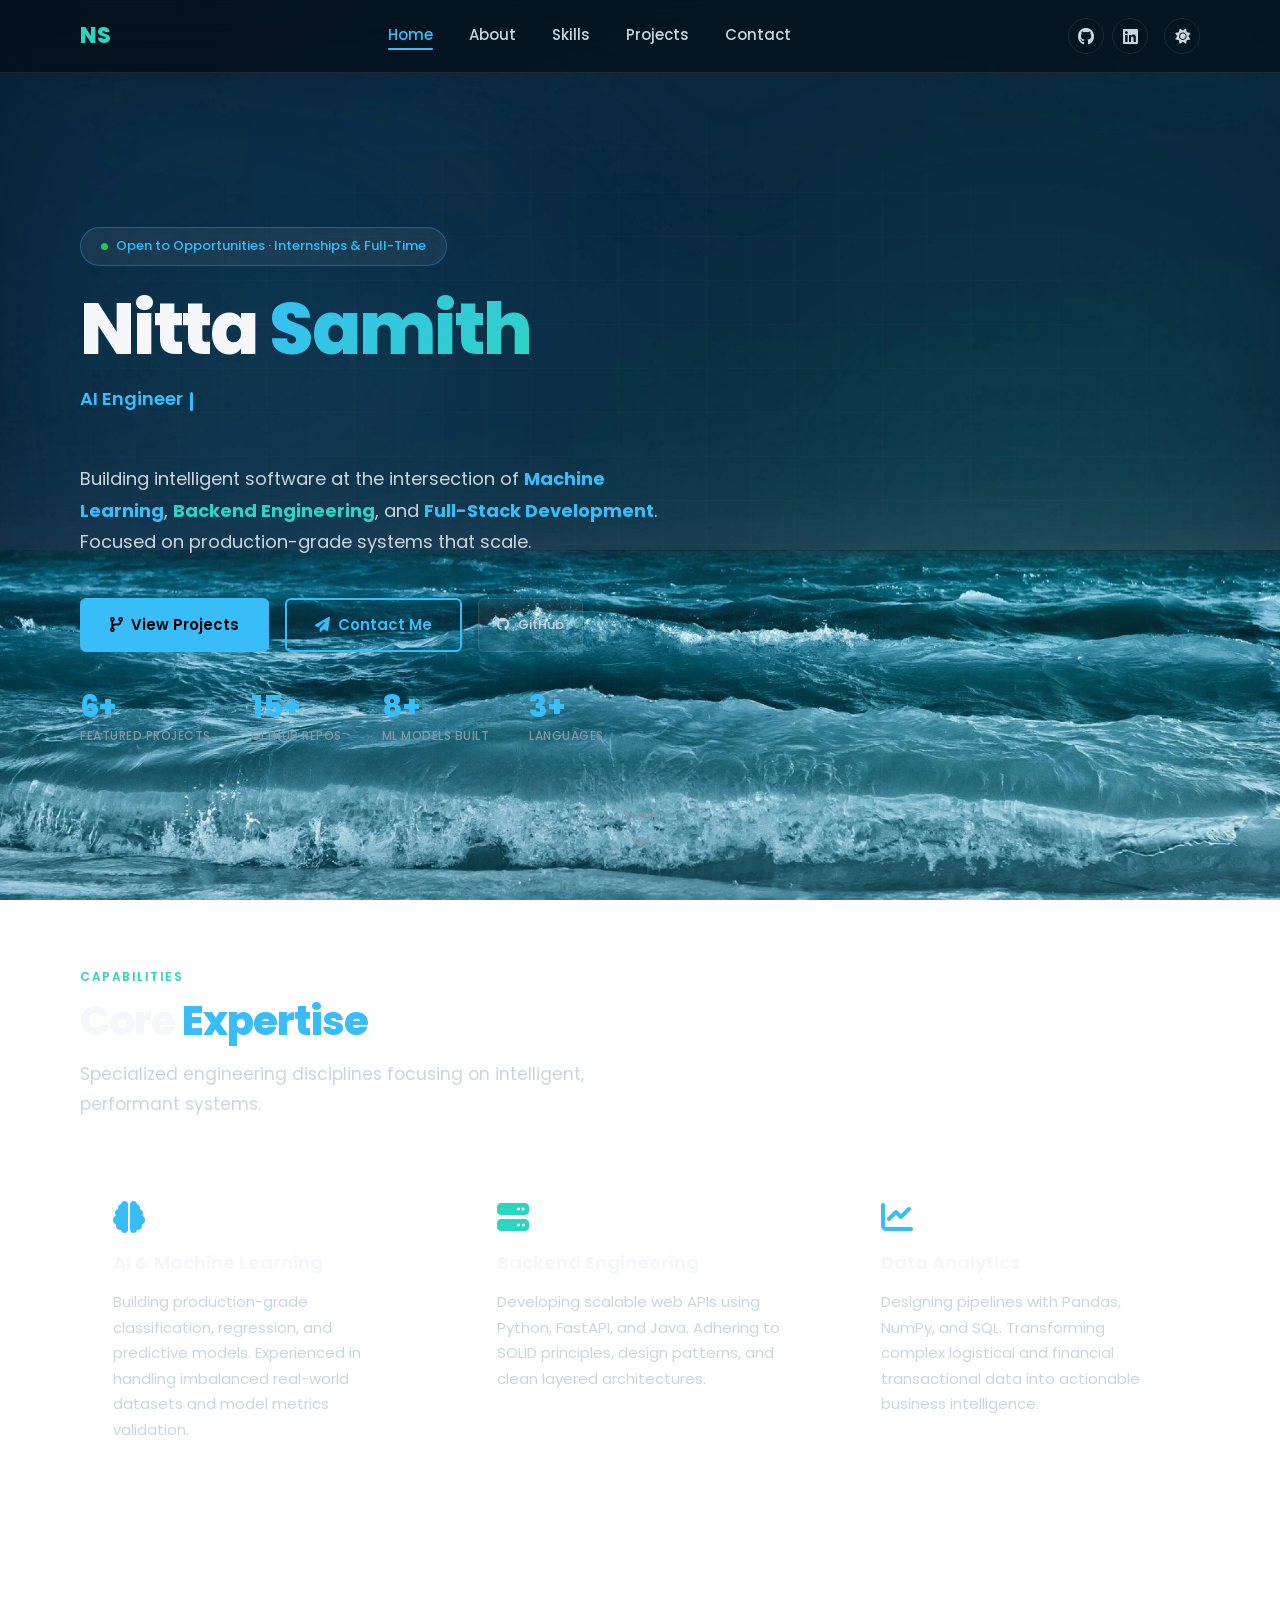
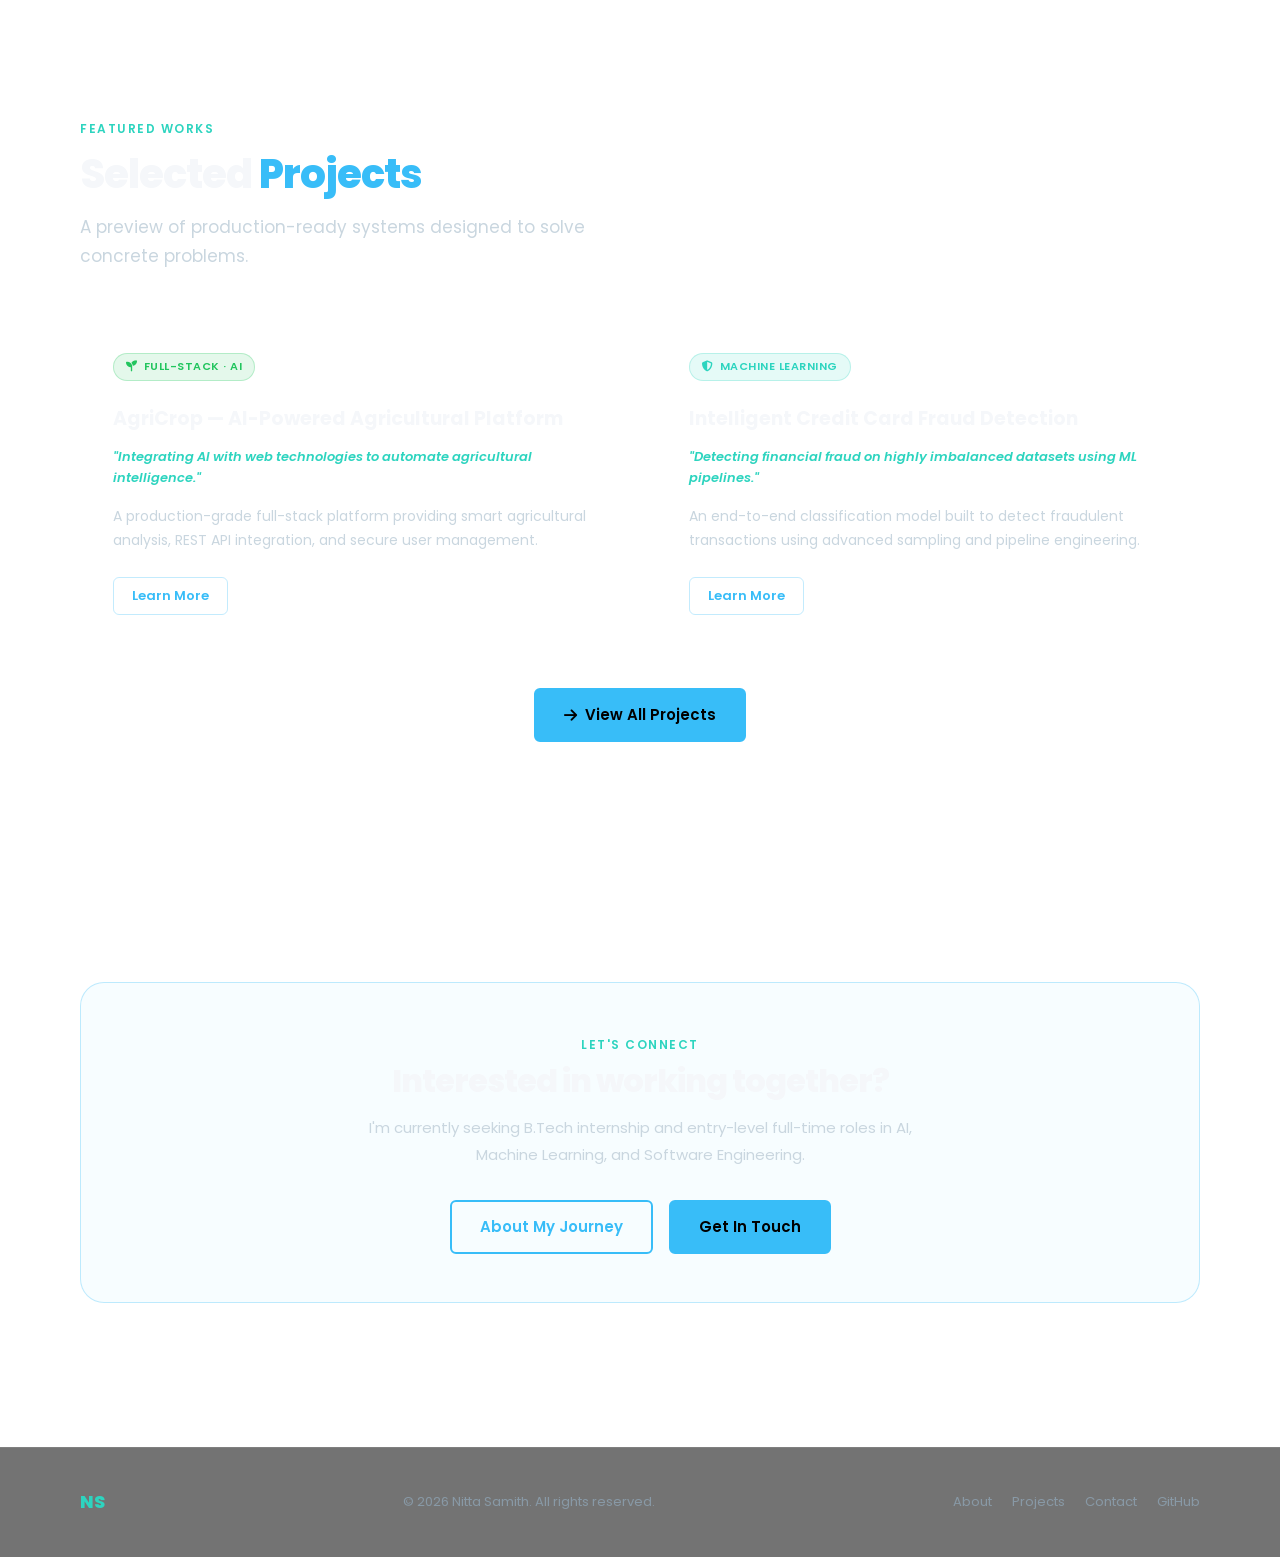
<file: index.html>
<!DOCTYPE html>
<html lang="en">
<head>
  <meta charset="UTF-8">
  <meta name="viewport" content="width=device-width, initial-scale=1.0">

  <!-- SEO -->
  <title>Nitta Samith | AI & Software Engineer</title>
  <meta name="description" content="Nitta Samith — AI & Software Engineer specializing in Machine Learning, Backend Systems, and Full-Stack Development. Building intelligent, production-grade software.">
  <meta name="keywords" content="AI Engineer, Machine Learning Engineer, Software Engineer, Backend Engineer, Full Stack Developer, Python Developer, FastAPI, Generative AI, MLOps, Data Engineering">
  <meta name="author" content="Nitta Samith">
  <meta name="robots" content="index, follow">

  <!-- Open Graph -->
  <meta property="og:type" content="website">
  <meta property="og:title" content="Nitta Samith | AI & Software Engineer">
  <meta property="og:description" content="Building intelligent, production-grade software with AI, Machine Learning, and Full-Stack Engineering.">
  <meta property="og:url" content="https://nittasamith.dev">
  <meta property="og:site_name" content="Nitta Samith">

  <!-- Twitter Card -->
  <meta name="twitter:card" content="summary_large_image">
  <meta name="twitter:title" content="Nitta Samith | AI & Software Engineer">
  <meta name="twitter:description" content="Building intelligent, production-grade software with AI, ML, and Full-Stack Engineering.">

  <!-- Fonts -->
  <link rel="preconnect" href="https://fonts.googleapis.com">
  <link rel="preconnect" href="https://fonts.gstatic.com" crossorigin>
  <link href="https://fonts.googleapis.com/css2?family=Poppins:wght@400;500;600;700;800&display=swap" rel="stylesheet">

  <!-- Icons -->
  <link rel="stylesheet" href="https://cdnjs.cloudflare.com/ajax/libs/font-awesome/6.5.1/css/all.min.css">

  <!-- Styles -->
  <link rel="stylesheet" href="style.css">

  <!-- Zero-flash Theme script -->
  <script>
    (function () {
      const savedTheme = localStorage.getItem('theme') || 'dark';
      if (savedTheme === 'light') {
        document.documentElement.classList.add('light-theme');
      }
    })();
  </script>
</head>

<body>

  <!-- Skip link (accessibility) -->
  <a href="#main-content" class="skip-link">Skip to main content</a>

  <!-- Navigation -->
  <nav class="mainnav" role="navigation" aria-label="Main navigation">
    <a href="index.html" class="logo" aria-label="Nitta Samith — Home">NS</a>

    <div class="navdomains" role="list">
      <a href="index.html" role="listitem">Home</a>
      <a href="about.html" role="listitem">About</a>
      <a href="skills.html" role="listitem">Skills</a>
      <a href="projects.html" role="listitem">Projects</a>
      <a href="contact.html" role="listitem">Contact</a>
    </div>

    <div class="social-icons" aria-label="Social links">
      <a href="https://github.com/nittasamith1" target="_blank" rel="noopener noreferrer" aria-label="GitHub profile">
        <i class="fa-brands fa-github" aria-hidden="true"></i>
      </a>
      <a href="https://www.linkedin.com/in/samith-nitta-536100381/" target="_blank" rel="noopener noreferrer" aria-label="LinkedIn profile">
        <i class="fa-brands fa-linkedin" aria-hidden="true"></i>
      </a>
      <button class="theme-toggle" aria-label="Toggle theme">
        <i class="fa-solid fa-sun" aria-hidden="true"></i>
      </button>
    </div>

    <!-- Hamburger -->
    <button class="hamburger" aria-label="Toggle mobile menu" aria-expanded="false" aria-controls="mobile-nav">
      <span aria-hidden="true"></span>
      <span aria-hidden="true"></span>
      <span aria-hidden="true"></span>
    </button>
  </nav>

  <!-- Mobile Nav -->
  <div class="mobile-nav" id="mobile-nav" role="dialog" aria-label="Mobile navigation">
    <a href="index.html">Home</a>
    <a href="about.html">About</a>
    <a href="skills.html">Skills</a>
    <a href="projects.html">Projects</a>
    <a href="contact.html">Contact</a>
    <button class="theme-toggle mobile-theme-toggle" aria-label="Toggle theme">
      <i class="fa-solid fa-sun" aria-hidden="true"></i>
    </button>
  </div>


  <main id="main-content">
    <!-- Hero Section -->
    <section class="hero" aria-label="Hero section">

      <!-- Availability badge -->
      <div class="hero-badge" aria-label="Availability status">
        <span class="dot" aria-hidden="true"></span>
        Open to Opportunities · Internships &amp; Full-Time
      </div>

      <!-- Name -->
      <h1>
        Nitta&nbsp;<span class="name-highlight">Samith</span>
      </h1>

      <!-- Typing role -->
      <p class="hero-role" aria-live="polite">
        <span id="typewriter" aria-label="Roles: AI Engineer, ML Developer, Backend Engineer, Full-Stack Developer"></span>
        <span class="cursor" aria-hidden="true"></span>
      </p>

      <!-- Tagline -->
      <p>
        Building intelligent software at the intersection of
        <strong style="color: var(--clr-primary);">Machine Learning</strong>,
        <strong style="color: var(--clr-secondary);">Backend Engineering</strong>, and
        <strong style="color: var(--clr-primary);">Full-Stack Development</strong>.
        Focused on production-grade systems that scale.
      </p>

      <!-- CTAs -->
      <div class="hero-buttons">
        <a href="projects.html" class="btn" aria-label="View my projects">
          <i class="fa-solid fa-code-branch" aria-hidden="true"></i>
          View Projects
        </a>
        <a href="contact.html" class="btn-outline" aria-label="Contact me">
          <i class="fa-solid fa-paper-plane" aria-hidden="true"></i>
          Contact Me
        </a>
        <a href="https://github.com/nittasamith1" target="_blank" rel="noopener noreferrer" class="btn-ghost" aria-label="GitHub profile">
          <i class="fa-brands fa-github" aria-hidden="true"></i>
          GitHub
        </a>
      </div>

      <!-- Stats -->
      <div class="hero-stats" aria-label="Portfolio statistics">
        <div class="stat-item">
          <span class="stat-number" data-counter="6" data-suffix="+">6+</span>
          <span class="stat-label">Featured Projects</span>
        </div>
        <div class="stat-item">
          <span class="stat-number" data-counter="15" data-suffix="+">15+</span>
          <span class="stat-label">GitHub Repos</span>
        </div>
        <div class="stat-item">
          <span class="stat-number" data-counter="8" data-suffix="+">8+</span>
          <span class="stat-label">ML Models Built</span>
        </div>
        <div class="stat-item">
          <span class="stat-number" data-counter="3" data-suffix="+">3+</span>
          <span class="stat-label">Languages</span>
        </div>
      </div>

      <!-- Scroll indicator -->
      <div class="scroll-indicator" aria-hidden="true">
        <span>Scroll</span>
        <i class="fa-solid fa-chevron-down"></i>
      </div>

    </section>

    <!-- Core Expertise Section -->
    <section class="section" aria-labelledby="expertise-heading" style="margin: 0 auto;">
      <header class="section-header reveal">
        <span class="section-tag">Capabilities</span>
        <h2 id="expertise-heading">Core <span>Expertise</span></h2>
        <p class="section-subtitle">Specialized engineering disciplines focusing on intelligent, performant systems.</p>
      </header>

      <div class="grid-3">
        <div class="card reveal reveal-delay-1">
          <i class="fa-solid fa-brain" aria-hidden="true" style="font-size: 32px; color: var(--clr-primary); margin-bottom: var(--sp-4);"></i>
          <h3>AI &amp; Machine Learning</h3>
          <p>Building production-grade classification, regression, and predictive models. Experienced in handling imbalanced real-world datasets and model metrics validation.</p>
        </div>

        <div class="card reveal reveal-delay-2">
          <i class="fa-solid fa-server" aria-hidden="true" style="font-size: 32px; color: var(--clr-secondary); margin-bottom: var(--sp-4);"></i>
          <h3>Backend Engineering</h3>
          <p>Developing scalable web APIs using Python, FastAPI, and Java. Adhering to SOLID principles, design patterns, and clean layered architectures.</p>
        </div>

        <div class="card reveal reveal-delay-3">
          <i class="fa-solid fa-chart-line" aria-hidden="true" style="font-size: 32px; color: var(--clr-primary); margin-bottom: var(--sp-4);"></i>
          <h3>Data Analytics</h3>
          <p>Designing pipelines with Pandas, NumPy, and SQL. Transforming complex logistical and financial transactional data into actionable business intelligence.</p>
        </div>
      </div>
    </section>

    <!-- Selected Projects Showcase -->
    <section class="section" aria-labelledby="featured-heading" style="margin: 80px auto 0;">
      <header class="section-header reveal">
        <span class="section-tag">Featured Works</span>
        <h2 id="featured-heading">Selected <span>Projects</span></h2>
        <p class="section-subtitle">A preview of production-ready systems designed to solve concrete problems.</p>
      </header>

      <div class="grid-2">
        <!-- Project 1 -->
        <article class="project-card reveal reveal-delay-1" data-category="fs" role="listitem" aria-label="AgriCrop project">
          <div class="project-category-badge badge-fs">
            <i class="fa-solid fa-seedling" aria-hidden="true"></i>
            Full-Stack · AI
          </div>
          <h3 class="project-title" style="margin-top: 10px;">AgriCrop — AI-Powered Agricultural Platform</h3>
          <p class="project-impact">"Integrating AI with web technologies to automate agricultural intelligence."</p>
          <p class="project-desc">A production-grade full-stack platform providing smart agricultural analysis, REST API integration, and secure user management.</p>
          <div class="project-links">
            <a href="projects.html" class="btn-small">Learn More</a>
          </div>
        </article>

        <!-- Project 2 -->
        <article class="project-card reveal reveal-delay-2" data-category="ml" role="listitem" aria-label="Credit Card Fraud Detection project">
          <div class="project-category-badge badge-ml">
            <i class="fa-solid fa-shield-halved" aria-hidden="true"></i>
            Machine Learning
          </div>
          <h3 class="project-title" style="margin-top: 10px;">Intelligent Credit Card Fraud Detection</h3>
          <p class="project-impact">"Detecting financial fraud on highly imbalanced datasets using ML pipelines."</p>
          <p class="project-desc">An end-to-end classification model built to detect fraudulent transactions using advanced sampling and pipeline engineering.</p>
          <div class="project-links">
            <a href="projects.html" class="btn-small">Learn More</a>
          </div>
        </article>
      </div>

      <div style="margin-top: var(--sp-10); text-align: center;" class="reveal">
        <a href="projects.html" class="btn">
          <i class="fa-solid fa-arrow-right" aria-hidden="true"></i>
          View All Projects
        </a>
      </div>
    </section>

    <!-- Connect / Journey Teaser -->
    <section class="section" aria-labelledby="cta-heading" style="margin: 80px auto var(--sp-16);">
      <div class="card reveal" style="padding: var(--sp-12); text-align: center; background: rgba(56, 189, 248, 0.04); border: 1px solid var(--clr-border-accent); border-radius: var(--r-xl);">
        <span class="section-tag" style="margin-bottom: var(--sp-2);">Let's Connect</span>
        <h2 id="cta-heading" style="font-size: 32px; font-weight: 800; margin-bottom: var(--sp-4);">Interested in working together?</h2>
        <p style="max-width: 600px; margin: 0 auto var(--sp-8); color: var(--clr-text-muted); line-height: 1.75;">
          I'm currently seeking B.Tech internship and entry-level full-time roles in AI, Machine Learning, and Software Engineering.
        </p>
        <div style="display: flex; gap: var(--sp-4); justify-content: center; flex-wrap: wrap;">
          <a href="about.html" class="btn-outline">About My Journey</a>
          <a href="contact.html" class="btn">Get In Touch</a>
        </div>
      </div>
    </section>
  </main>

  <!-- Footer -->
  <footer role="contentinfo">
    <div class="footer-inner">
      <span class="footer-logo">NS</span>
      <span class="footer-copy">© 2026 Nitta Samith. All rights reserved.</span>
      <div class="footer-links">
        <a href="about.html">About</a>
        <a href="projects.html">Projects</a>
        <a href="contact.html">Contact</a>
        <a href="https://github.com/nittasamith1" target="_blank" rel="noopener noreferrer" aria-label="GitHub">GitHub</a>
      </div>
    </div>
  </footer>

  <script src="script.js"></script>
</body>
</html>
</file>
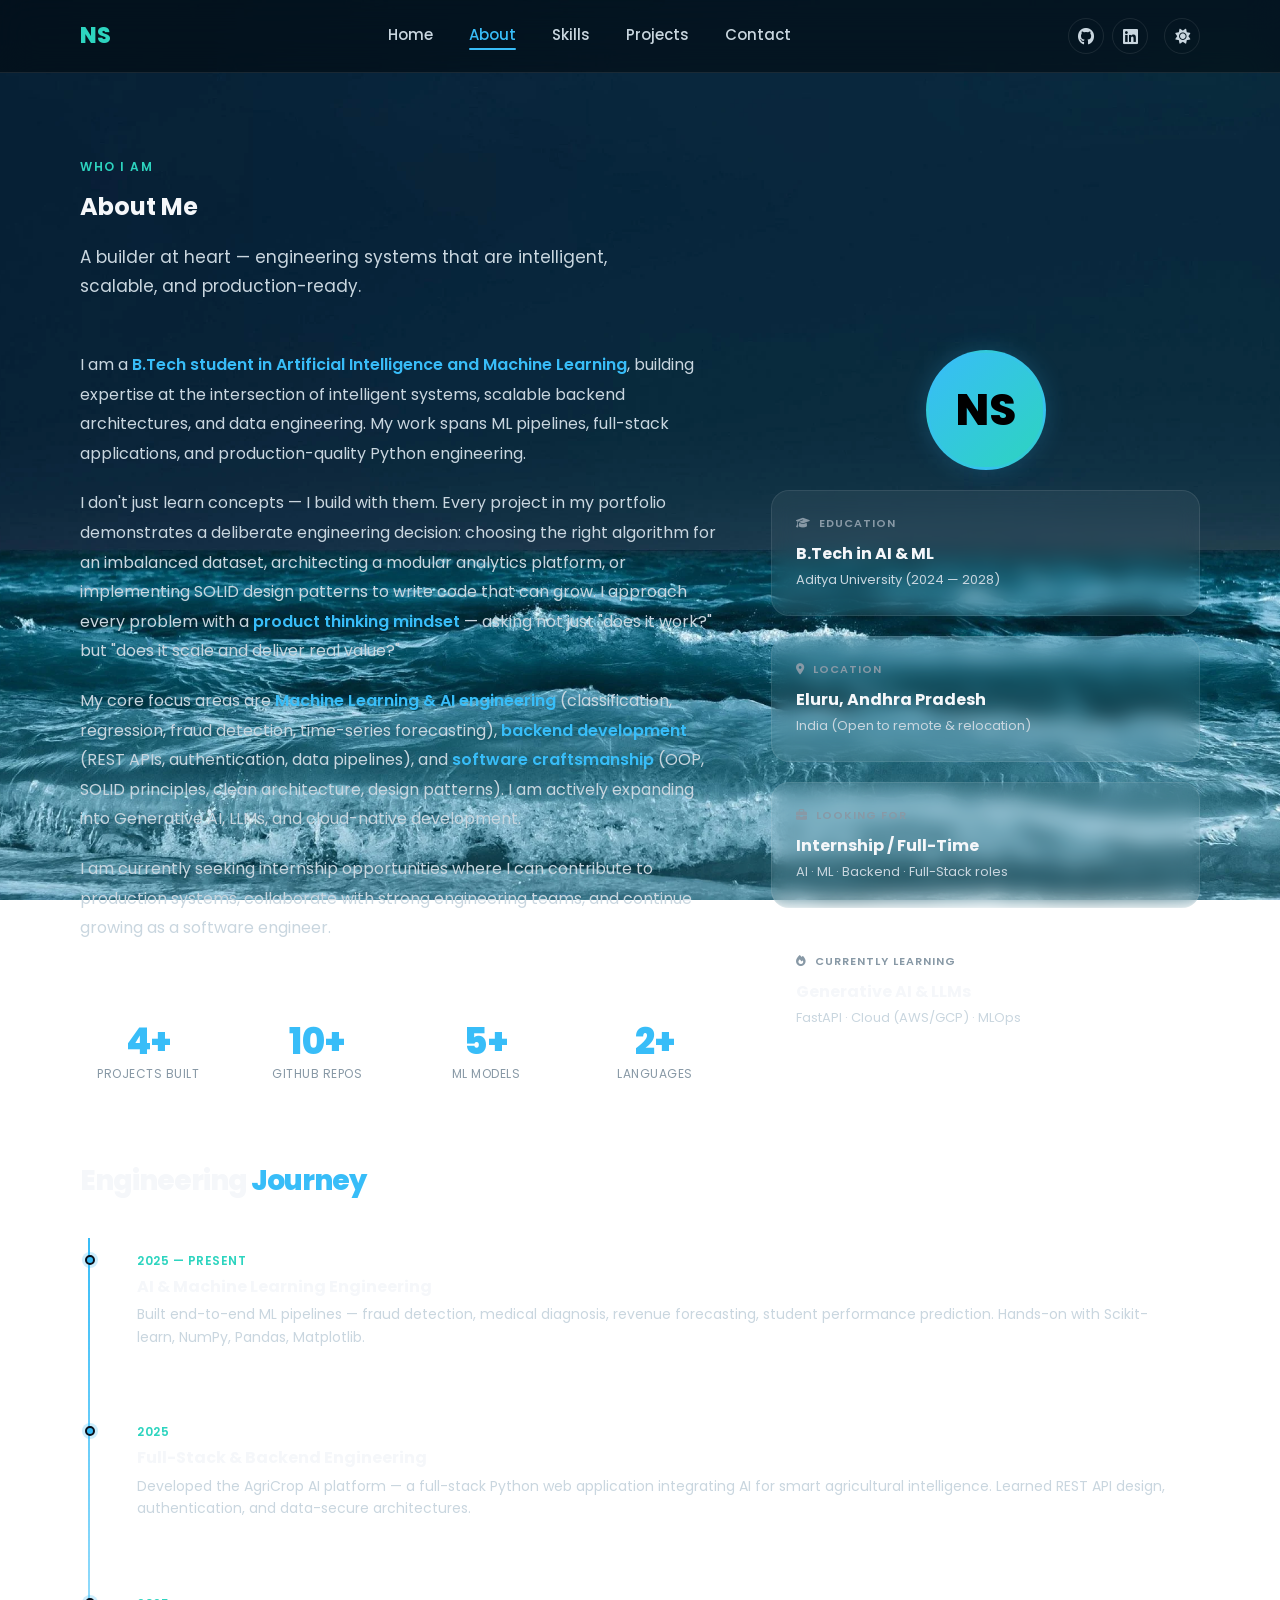
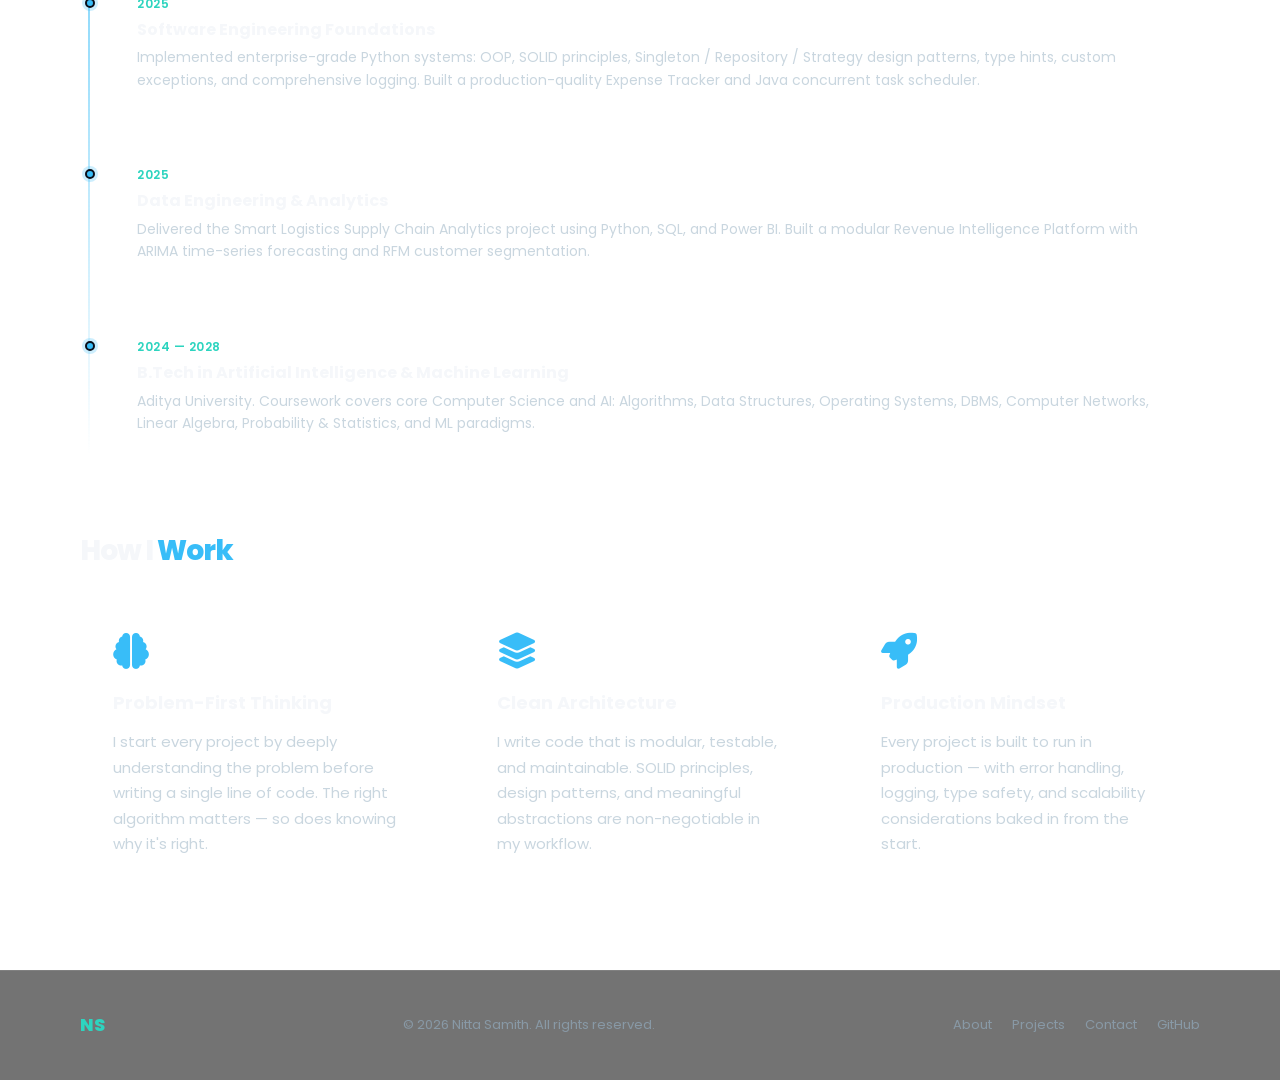
<file: about.html>
<!DOCTYPE html>
<html lang="en">
<head>
  <meta charset="UTF-8">
  <meta name="viewport" content="width=device-width, initial-scale=1.0">

  <!-- SEO -->
  <title>About | Nitta Samith — AI & Software Engineer</title>
  <meta name="description" content="Learn about Nitta Samith — a B.Tech AI & ML engineer focused on building production-grade systems, intelligent applications, and scalable backend architectures.">
  <meta name="robots" content="index, follow">

  <!-- Open Graph -->
  <meta property="og:title" content="About | Nitta Samith">
  <meta property="og:description" content="B.Tech AIML engineer building production-ready systems at the intersection of AI, ML, and software engineering.">
  <meta property="og:type" content="profile">

  <!-- Fonts -->
  <link rel="preconnect" href="https://fonts.googleapis.com">
  <link rel="preconnect" href="https://fonts.gstatic.com" crossorigin>
  <link href="https://fonts.googleapis.com/css2?family=Poppins:wght@400;500;600;700;800&display=swap" rel="stylesheet">

  <!-- Icons -->
  <link rel="stylesheet" href="https://cdnjs.cloudflare.com/ajax/libs/font-awesome/6.5.1/css/all.min.css">

  <!-- Styles -->
  <link rel="stylesheet" href="style.css">

  <!-- Zero-flash Theme script -->
  <script>
    (function () {
      const savedTheme = localStorage.getItem('theme') || 'dark';
      if (savedTheme === 'light') {
        document.documentElement.classList.add('light-theme');
      }
    })();
  </script>
</head>

<body>

  <a href="#main-content" class="skip-link">Skip to main content</a>

  <!-- Navigation -->
  <nav class="mainnav" role="navigation" aria-label="Main navigation">
    <a href="index.html" class="logo" aria-label="Nitta Samith — Home">NS</a>

    <div class="navdomains" role="list">
      <a href="index.html" role="listitem">Home</a>
      <a href="about.html" role="listitem">About</a>
      <a href="skills.html" role="listitem">Skills</a>
      <a href="projects.html" role="listitem">Projects</a>
      <a href="contact.html" role="listitem">Contact</a>
    </div>

    <div class="social-icons" aria-label="Social links">
      <a href="https://github.com/nittasamith1" target="_blank" rel="noopener noreferrer" aria-label="GitHub profile">
        <i class="fa-brands fa-github" aria-hidden="true"></i>
      </a>
      <a href="https://www.linkedin.com/in/samith-nitta-536100381/" target="_blank" rel="noopener noreferrer" aria-label="LinkedIn profile">
        <i class="fa-brands fa-linkedin" aria-hidden="true"></i>
      </a>
      <button class="theme-toggle" aria-label="Toggle theme">
        <i class="fa-solid fa-sun" aria-hidden="true"></i>
      </button>
    </div>

    <button class="hamburger" aria-label="Toggle mobile menu" aria-expanded="false" aria-controls="mobile-nav">
      <span aria-hidden="true"></span>
      <span aria-hidden="true"></span>
      <span aria-hidden="true"></span>
    </button>
  </nav>

  <div class="mobile-nav" id="mobile-nav" role="dialog" aria-label="Mobile navigation">
    <a href="index.html">Home</a>
    <a href="about.html">About</a>
    <a href="skills.html">Skills</a>
    <a href="projects.html">Projects</a>
    <a href="contact.html">Contact</a>
    <button class="theme-toggle mobile-theme-toggle" aria-label="Toggle theme">
      <i class="fa-solid fa-sun" aria-hidden="true"></i>
    </button>
  </div>


  <main id="main-content">
    <section class="section" aria-labelledby="about-heading">

      <!-- Section header -->
      <header class="section-header reveal">
        <span class="section-tag">Who I Am</span>
        <h1 id="about-heading">About <span>Me</span></h1>
        <p class="section-subtitle">
          A builder at heart — engineering systems that are intelligent, scalable, and production-ready.
        </p>
      </header>

      <!-- Main two-column layout -->
      <div class="about-layout">

        <!-- Bio -->
        <div class="about-text reveal reveal-delay-1">

          <p>
            I am a <strong>B.Tech student in Artificial Intelligence and Machine Learning</strong>,
            building expertise at the intersection of intelligent systems, scalable backend architectures,
            and data engineering. My work spans ML pipelines, full-stack applications, and production-quality
            Python engineering.
          </p>

          <p>
            I don't just learn concepts — I build with them. Every project in my portfolio demonstrates
            a deliberate engineering decision: choosing the right algorithm for an imbalanced dataset,
            architecting a modular analytics platform, or implementing SOLID design patterns to write
            code that can grow. I approach every problem with a <strong>product thinking mindset</strong>
            — asking not just "does it work?" but "does it scale and deliver real value?"
          </p>

          <p>
            My core focus areas are <strong>Machine Learning &amp; AI engineering</strong> (classification,
            regression, fraud detection, time-series forecasting), <strong>backend development</strong>
            (REST APIs, authentication, data pipelines), and <strong>software craftsmanship</strong>
            (OOP, SOLID principles, clean architecture, design patterns). I am actively expanding into
            Generative AI, LLMs, and cloud-native development.
          </p>

          <p>
            I am currently seeking internship opportunities where I can contribute to production systems,
            collaborate with strong engineering teams, and continue growing as a software engineer.
          </p>

          <!-- Stats -->
          <div class="stats-row" aria-label="Portfolio highlights">
            <div class="stat-block">
              <span class="number" data-counter="6" data-suffix="+">6+</span>
              <span class="label">Projects Built</span>
            </div>
            <div class="stat-block">
              <span class="number" data-counter="15" data-suffix="+">15+</span>
              <span class="label">GitHub Repos</span>
            </div>
            <div class="stat-block">
              <span class="number" data-counter="8" data-suffix="+">8+</span>
              <span class="label">ML Models</span>
            </div>
            <div class="stat-block">
              <span class="number" data-counter="3" data-suffix="+">3+</span>
              <span class="label">Languages</span>
            </div>
          </div>

        </div>

        <!-- Sidebar -->
        <aside class="about-sidebar" aria-label="Quick info">

          <!-- Avatar -->
          <div class="avatar-block reveal reveal-delay-2">
            <div class="avatar" role="img" aria-label="Nitta Samith initials avatar">NS</div>
          </div>

          <!-- Info cards -->
          <div class="info-card reveal reveal-delay-2">
            <div class="info-card-label">
              <i class="fa-solid fa-graduation-cap" aria-hidden="true"></i>&nbsp; Education
            </div>
            <div class="info-card-value">B.Tech in AI &amp; ML</div>
            <div class="info-card-sub">Aditya University (2024 — 2028)</div>
          </div>

          <div class="info-card reveal reveal-delay-3">
            <div class="info-card-label">
              <i class="fa-solid fa-location-dot" aria-hidden="true"></i>&nbsp; Location
            </div>
            <div class="info-card-value">Eluru, Andhra Pradesh</div>
            <div class="info-card-sub">India (Open to remote &amp; relocation)</div>
          </div>

          <div class="info-card reveal reveal-delay-3">
            <div class="info-card-label">
              <i class="fa-solid fa-briefcase" aria-hidden="true"></i>&nbsp; Looking For
            </div>
            <div class="info-card-value">Internship / Full-Time</div>
            <div class="info-card-sub">AI · ML · Backend · Full-Stack roles</div>
          </div>

          <div class="info-card reveal reveal-delay-4">
            <div class="info-card-label">
              <i class="fa-solid fa-fire" aria-hidden="true"></i>&nbsp; Currently Learning
            </div>
            <div class="info-card-value">Generative AI &amp; LLMs</div>
            <div class="info-card-sub">FastAPI · Cloud (AWS/GCP) · MLOps</div>
          </div>

        </aside>
      </div>

      <!-- Engineering journey timeline -->
      <div style="margin-top: 80px;" class="reveal">
        <h2 style="font-size:28px; font-weight:800; margin-bottom:32px;">Engineering <span>Journey</span></h2>
        <div class="timeline" role="list">

          <div class="timeline-item" role="listitem">
            <div class="timeline-year">2025 — Present</div>
            <div class="timeline-title">AI & Machine Learning Engineering</div>
            <div class="timeline-sub">
              Built end-to-end ML pipelines — fraud detection, medical diagnosis, revenue forecasting,
              student performance prediction. Hands-on with Scikit-learn, NumPy, Pandas, Matplotlib.
            </div>
          </div>

          <div class="timeline-item" role="listitem">
            <div class="timeline-year">2025</div>
            <div class="timeline-title">Full-Stack & Backend Engineering</div>
            <div class="timeline-sub">
              Developed the AgriCrop AI platform — a full-stack Python web application integrating
              AI for smart agricultural intelligence. Learned REST API design, authentication,
              and data-secure architectures.
            </div>
          </div>

          <div class="timeline-item" role="listitem">
            <div class="timeline-year">2025</div>
            <div class="timeline-title">Software Engineering Foundations</div>
            <div class="timeline-sub">
              Implemented enterprise-grade Python systems: OOP, SOLID principles,
              Singleton / Repository / Strategy design patterns, type hints, custom exceptions,
              and comprehensive logging. Built a production-quality Expense Tracker and
              Java concurrent task scheduler.
            </div>
          </div>

          <div class="timeline-item" role="listitem">
            <div class="timeline-year">2025</div>
            <div class="timeline-title">Data Engineering & Analytics</div>
            <div class="timeline-sub">
              Delivered the Smart Logistics Supply Chain Analytics project using Python, SQL, and Power BI.
              Built a modular Revenue Intelligence Platform with ARIMA time-series forecasting
              and RFM customer segmentation.
            </div>
          </div>

          <div class="timeline-item" role="listitem">
            <div class="timeline-year">2024 — 2028</div>
            <div class="timeline-title">B.Tech in Artificial Intelligence &amp; Machine Learning</div>
            <div class="timeline-sub">
              Aditya University. Coursework covers core Computer Science and AI: Algorithms, Data Structures,
              Operating Systems, DBMS, Computer Networks, Linear Algebra, Probability &amp; Statistics, and ML paradigms.
            </div>
          </div>

        </div>
      </div>

      <!-- Approach cards -->
      <div style="margin-top:80px;">
        <h2 class="reveal" style="font-size:28px; font-weight:800; margin-bottom:32px;">How I <span>Work</span></h2>
        <div class="grid-3">

          <div class="card reveal reveal-delay-1">
            <i class="fa-solid fa-brain" aria-hidden="true"></i>
            <h3>Problem-First Thinking</h3>
            <p>
              I start every project by deeply understanding the problem before writing a single line of code.
              The right algorithm matters — so does knowing why it's right.
            </p>
          </div>

          <div class="card reveal reveal-delay-2">
            <i class="fa-solid fa-layer-group" aria-hidden="true"></i>
            <h3>Clean Architecture</h3>
            <p>
              I write code that is modular, testable, and maintainable. SOLID principles, design patterns,
              and meaningful abstractions are non-negotiable in my workflow.
            </p>
          </div>

          <div class="card reveal reveal-delay-3">
            <i class="fa-solid fa-rocket" aria-hidden="true"></i>
            <h3>Production Mindset</h3>
            <p>
              Every project is built to run in production — with error handling, logging, type safety,
              and scalability considerations baked in from the start.
            </p>
          </div>

        </div>
      </div>

    </section>
  </main>

  <!-- Footer -->
  <footer role="contentinfo">
    <div class="footer-inner">
      <span class="footer-logo">NS</span>
      <span class="footer-copy">© 2026 Nitta Samith. All rights reserved.</span>
      <div class="footer-links">
        <a href="about.html">About</a>
        <a href="projects.html">Projects</a>
        <a href="contact.html">Contact</a>
        <a href="https://github.com/nittasamith1" target="_blank" rel="noopener noreferrer" aria-label="GitHub">GitHub</a>
      </div>
    </div>
  </footer>

  <script src="script.js"></script>
</body>
</html>
</file>
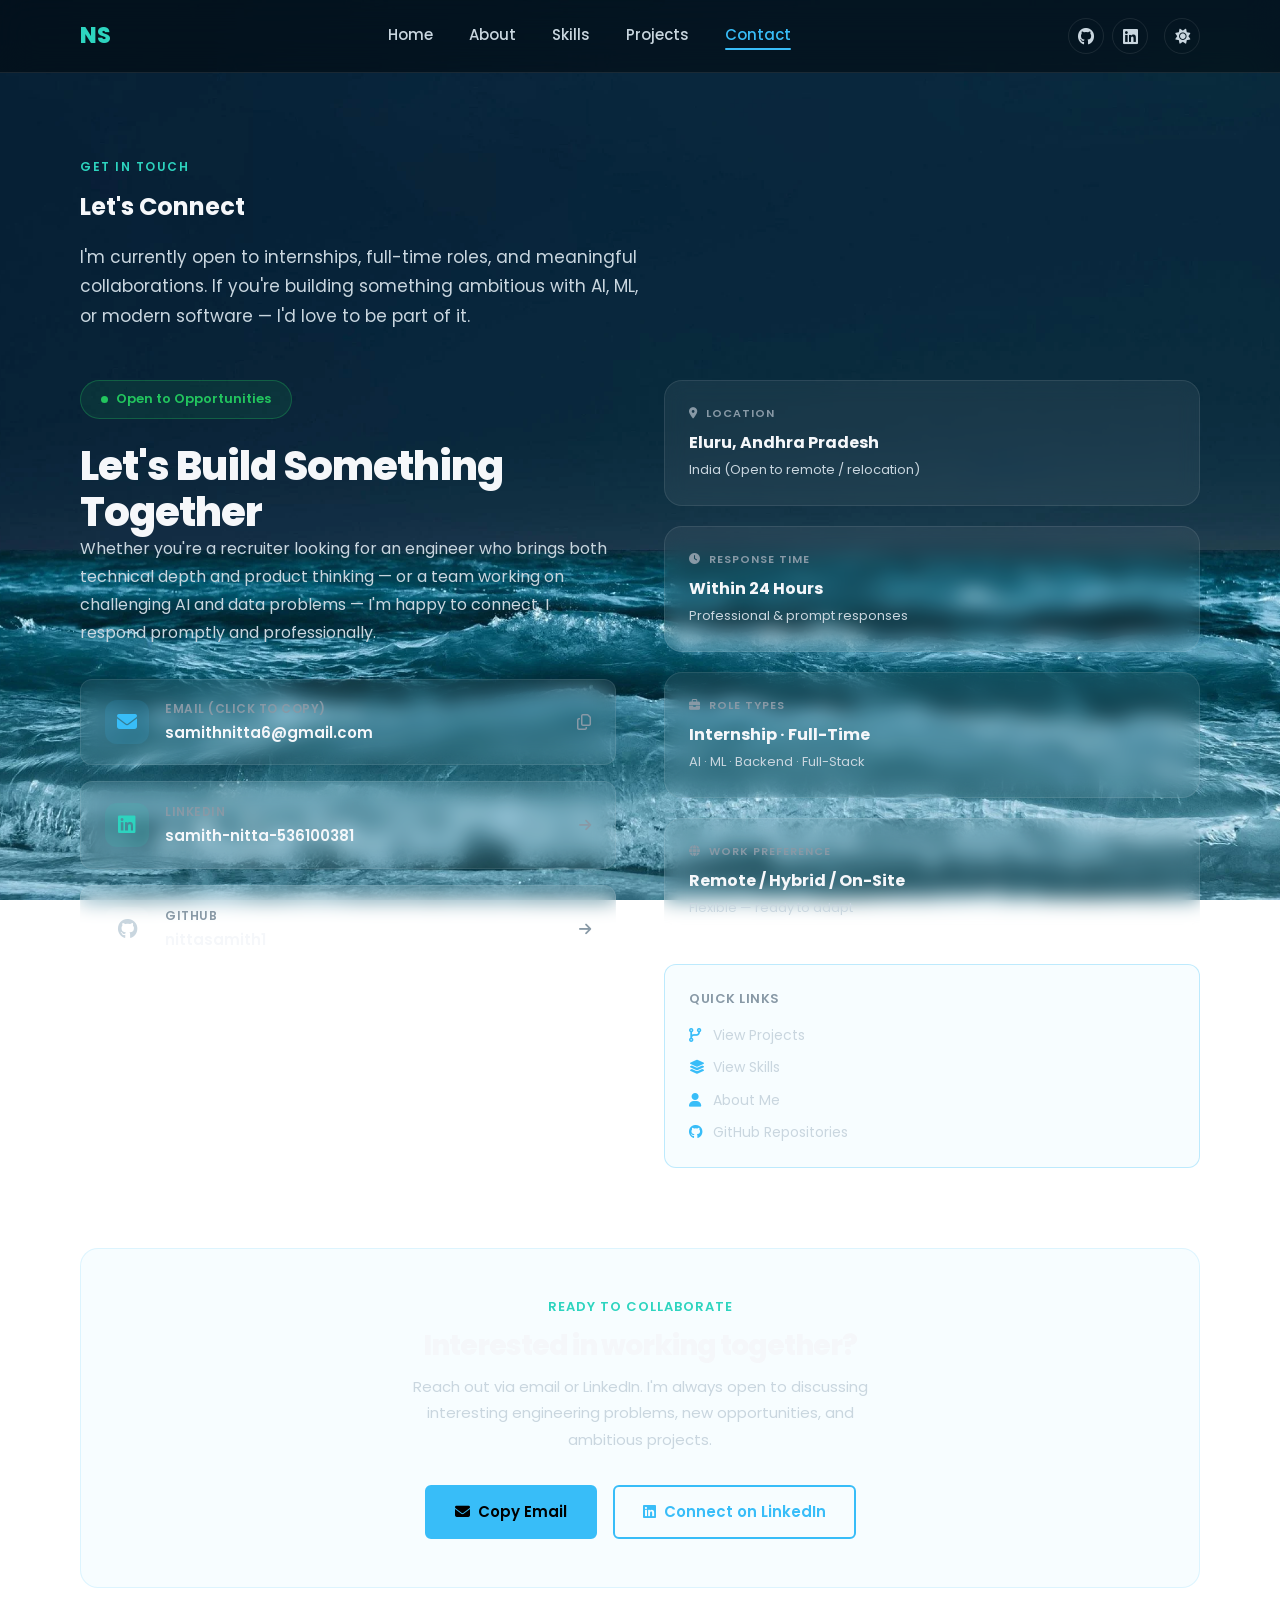
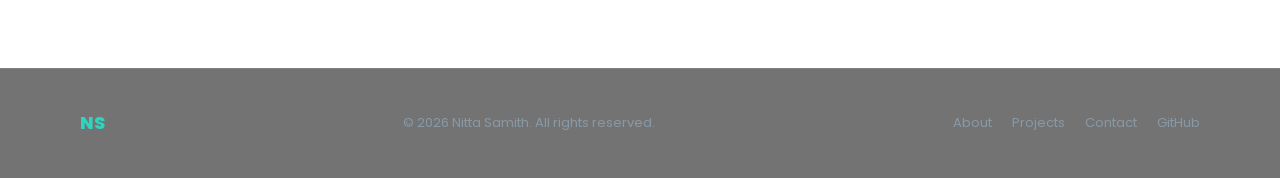
<file: contact.html>
<!DOCTYPE html>
<html lang="en">

<head>
  <meta charset="UTF-8">
  <meta name="viewport" content="width=device-width, initial-scale=1.0">

  <!-- SEO -->
  <title>Contact | Nitta Samith — AI & Software Engineer</title>
  <meta name="description"
    content="Get in touch with Nitta Samith — open to internships, full-time roles, and collaborations in AI, ML, Backend, and Full-Stack Engineering.">
  <meta name="robots" content="index, follow">
  <meta property="og:title" content="Contact | Nitta Samith">
  <meta property="og:description"
    content="Open to internships and full-time roles in AI, ML, Backend, and Full-Stack Engineering. Based in India, open to remote.">

  <!-- Fonts -->
  <link rel="preconnect" href="https://fonts.googleapis.com">
  <link rel="preconnect" href="https://fonts.gstatic.com" crossorigin>
  <link href="https://fonts.googleapis.com/css2?family=Poppins:wght@400;500;600;700;800&display=swap" rel="stylesheet">

  <!-- Icons -->
  <link rel="stylesheet" href="https://cdnjs.cloudflare.com/ajax/libs/font-awesome/6.5.1/css/all.min.css">

  <!-- Styles -->
  <link rel="stylesheet" href="style.css">

  <!-- Zero-flash Theme script -->
  <script>
    (function () {
      const savedTheme = localStorage.getItem('theme') || 'dark';
      if (savedTheme === 'light') {
        document.documentElement.classList.add('light-theme');
      }
    })();
  </script>
</head>

<body>

  <a href="#main-content" class="skip-link">Skip to main content</a>

  <!-- Navigation -->
  <nav class="mainnav" role="navigation" aria-label="Main navigation">
    <a href="index.html" class="logo" aria-label="Nitta Samith — Home">NS</a>

    <div class="navdomains" role="list">
      <a href="index.html" role="listitem">Home</a>
      <a href="about.html" role="listitem">About</a>
      <a href="skills.html" role="listitem">Skills</a>
      <a href="projects.html" role="listitem">Projects</a>
      <a href="contact.html" role="listitem">Contact</a>
    </div>

    <div class="social-icons" aria-label="Social links">
      <a href="https://github.com/nittasamith1" target="_blank" rel="noopener noreferrer" aria-label="GitHub profile">
        <i class="fa-brands fa-github" aria-hidden="true"></i>
      </a>
      <a href="https://www.linkedin.com/in/samith-nitta-536100381/" target="_blank" rel="noopener noreferrer"
        aria-label="LinkedIn profile">
        <i class="fa-brands fa-linkedin" aria-hidden="true"></i>
      </a>
      <button class="theme-toggle" aria-label="Toggle theme">
        <i class="fa-solid fa-sun" aria-hidden="true"></i>
      </button>
    </div>

    <button class="hamburger" aria-label="Toggle mobile menu" aria-expanded="false" aria-controls="mobile-nav">
      <span aria-hidden="true"></span>
      <span aria-hidden="true"></span>
      <span aria-hidden="true"></span>
    </button>
  </nav>

  <div class="mobile-nav" id="mobile-nav" role="dialog" aria-label="Mobile navigation">
    <a href="index.html">Home</a>
    <a href="about.html">About</a>
    <a href="skills.html">Skills</a>
    <a href="projects.html">Projects</a>
    <a href="contact.html">Contact</a>
    <button class="theme-toggle mobile-theme-toggle" aria-label="Toggle theme">
      <i class="fa-solid fa-sun" aria-hidden="true"></i>
    </button>
  </div>


  <main id="main-content">
    <section class="section" aria-labelledby="contact-heading">

      <!-- Section header -->
      <header class="section-header reveal">
        <span class="section-tag">Get In Touch</span>
        <h1 id="contact-heading">Let's <span>Connect</span></h1>
        <p class="section-subtitle">
          I'm currently open to internships, full-time roles, and meaningful collaborations.
          If you're building something ambitious with AI, ML, or modern software — I'd love to be part of it.
        </p>
      </header>

      <!-- Main contact layout -->
      <div class="contact-layout">

        <!-- Left: Intro + Contact methods -->
        <div>

          <!-- Availability -->
          <div class="availability-badge reveal" aria-label="Availability status: Open to Opportunities">
            <span class="dot" aria-hidden="true"></span>
            Open to Opportunities
          </div>

          <div class="contact-intro reveal reveal-delay-1">
            <h2>Let's Build Something Together</h2>
            <p>
              Whether you're a recruiter looking for an engineer who brings both technical depth and
              product thinking — or a team working on challenging AI and data problems — I'm happy to
              connect. I respond promptly and professionally.
            </p>
          </div>

          <!-- Contact methods -->
          <div class="contact-methods reveal reveal-delay-2" role="list" aria-label="Contact methods">

            <!-- Email -->
            <button class="contact-method" id="email-button" role="listitem"
              aria-label="Email samithnitta6@gmail.com. Click to copy to clipboard.">
              <div class="contact-method-icon cm-email" aria-hidden="true">
                <i class="fa-solid fa-envelope"></i>
              </div>
              <div class="contact-method-info">
                <div class="contact-method-label" id="email-label">Email (Click to copy)</div>
                <div class="contact-method-value">samithnitta6@gmail.com</div>
              </div>
              <i class="fa-regular fa-copy arrow" id="email-copy-icon" aria-hidden="true" style="font-size: 16px;"></i>
            </button>

            <!-- LinkedIn -->
            <a href="https://www.linkedin.com/in/samith-nitta-536100381/" target="_blank" rel="noopener noreferrer"
              class="contact-method" role="listitem" aria-label="View LinkedIn profile">
              <div class="contact-method-icon cm-linkedin" aria-hidden="true">
                <i class="fa-brands fa-linkedin"></i>
              </div>
              <div class="contact-method-info">
                <div class="contact-method-label">LinkedIn</div>
                <div class="contact-method-value">samith-nitta-536100381</div>
              </div>
              <i class="fa-solid fa-arrow-right arrow" aria-hidden="true"></i>
            </a>

            <!-- GitHub -->
            <a href="https://github.com/nittasamith1" target="_blank" rel="noopener noreferrer" class="contact-method"
              role="listitem" aria-label="View GitHub profile">
              <div class="contact-method-icon cm-github" aria-hidden="true">
                <i class="fa-brands fa-github"></i>
              </div>
              <div class="contact-method-info">
                <div class="contact-method-label">GitHub</div>
                <div class="contact-method-value">nittasamith1</div>
              </div>
              <i class="fa-solid fa-arrow-right arrow" aria-hidden="true"></i>
            </a>

          </div>
        </div>

        <!-- Right: Quick info cards -->
        <aside class="reveal reveal-delay-2" aria-label="Quick contact information">

          <div style="display:flex; flex-direction:column; gap:20px;">

            <div class="info-card">
              <div class="info-card-label">
                <i class="fa-solid fa-location-dot" aria-hidden="true"></i>&nbsp; Location
              </div>
              <div class="info-card-value">Eluru, Andhra Pradesh</div>
              <div class="info-card-sub">India (Open to remote / relocation)</div>
            </div>

            <div class="info-card">
              <div class="info-card-label">
                <i class="fa-solid fa-clock" aria-hidden="true"></i>&nbsp; Response Time
              </div>
              <div class="info-card-value">Within 24 Hours</div>
              <div class="info-card-sub">Professional &amp; prompt responses</div>
            </div>

            <div class="info-card">
              <div class="info-card-label">
                <i class="fa-solid fa-briefcase" aria-hidden="true"></i>&nbsp; Role Types
              </div>
              <div class="info-card-value">Internship · Full-Time</div>
              <div class="info-card-sub">AI · ML · Backend · Full-Stack</div>
            </div>

            <div class="info-card">
              <div class="info-card-label">
                <i class="fa-solid fa-globe" aria-hidden="true"></i>&nbsp; Work Preference
              </div>
              <div class="info-card-value">Remote / Hybrid / On-Site</div>
              <div class="info-card-sub">Flexible — ready to adapt</div>
            </div>

            <!-- Quick links -->
            <div class="sidebar-links-box">
              <p>Quick Links</p>
              <div style="display:flex; flex-direction:column; gap:10px;">
                <a href="projects.html" class="sidebar-link" aria-label="View my projects">
                  <i class="fa-solid fa-code-branch" aria-hidden="true"></i>
                  View Projects
                </a>
                <a href="skills.html" class="sidebar-link" aria-label="View my skills">
                  <i class="fa-solid fa-layer-group" aria-hidden="true"></i>
                  View Skills
                </a>
                <a href="about.html" class="sidebar-link" aria-label="Learn about me">
                  <i class="fa-solid fa-user" aria-hidden="true"></i>
                  About Me
                </a>
                <a href="https://github.com/nittasamith1" target="_blank" rel="noopener noreferrer" class="sidebar-link" aria-label="View GitHub repositories">
                  <i class="fa-brands fa-github" aria-hidden="true"></i>
                  GitHub Repositories
                </a>
              </div>
            </div>

          </div>
        </aside>
      </div>

      <!-- Bottom CTA -->
      <div class="reveal"
        style="margin-top:80px; text-align:center; padding:48px 40px; background: rgba(56,189,248,0.04); border:1px solid rgba(56,189,248,0.14); border-radius:18px;">
        <p
          style="font-size:13px; font-weight:600; text-transform:uppercase; letter-spacing:1px; color:#2DD4BF; margin-bottom:12px;">
          Ready to collaborate</p>
        <h2 style="font-size:28px; font-weight:800; margin-bottom:12px; color:#F5F7FA;">Interested in working together?
        </h2>
        <p
          style="font-size:15px; color:#C9D6DF; margin-bottom:32px; max-width:500px; margin-left:auto; margin-right:auto; line-height:1.75;">
          Reach out via email or LinkedIn. I'm always open to discussing interesting engineering
          problems, new opportunities, and ambitious projects.
        </p>
        <div style="display:flex; gap:16px; justify-content:center; flex-wrap:wrap;">
          <button class="btn" id="email-cta-button" aria-label="Copy email samithnitta6@gmail.com to clipboard">
            <i class="fa-solid fa-envelope" aria-hidden="true"></i>
            Copy Email
          </button>
          <a href="https://www.linkedin.com/in/samith-nitta-536100381/" target="_blank" rel="noopener noreferrer"
            class="btn-outline" aria-label="Connect on LinkedIn">
            <i class="fa-brands fa-linkedin" aria-hidden="true"></i>
            Connect on LinkedIn
          </a>
        </div>
      </div>

    </section>
  </main>

  <!-- Footer -->
  <footer role="contentinfo">
    <div class="footer-inner">
      <span class="footer-logo">NS</span>
      <span class="footer-copy">© 2026 Nitta Samith. All rights reserved.</span>
      <div class="footer-links">
        <a href="about.html">About</a>
        <a href="projects.html">Projects</a>
        <a href="contact.html">Contact</a>
        <a href="https://github.com/nittasamith1" target="_blank" rel="noopener noreferrer"
          aria-label="GitHub">GitHub</a>
      </div>
    </div>
  </footer>

  <script src="script.js"></script>
</body>

</html>
</file>
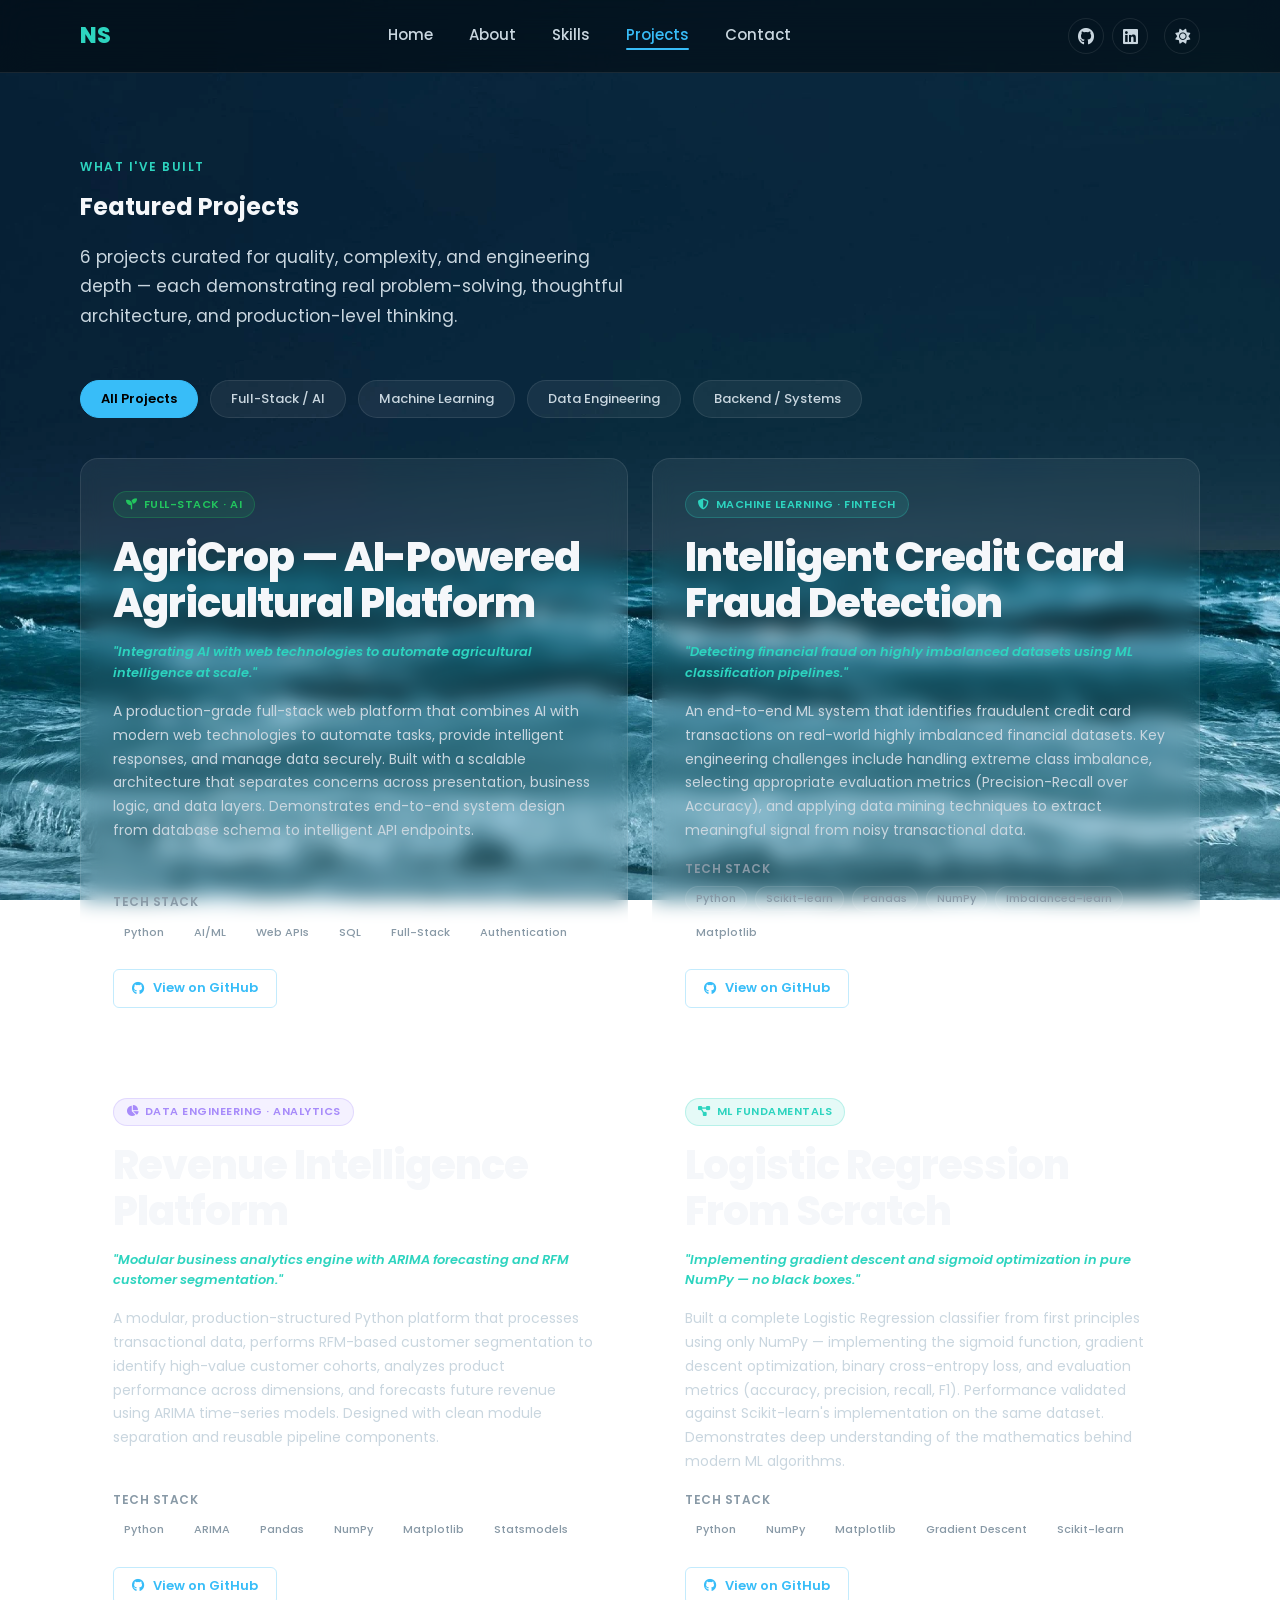
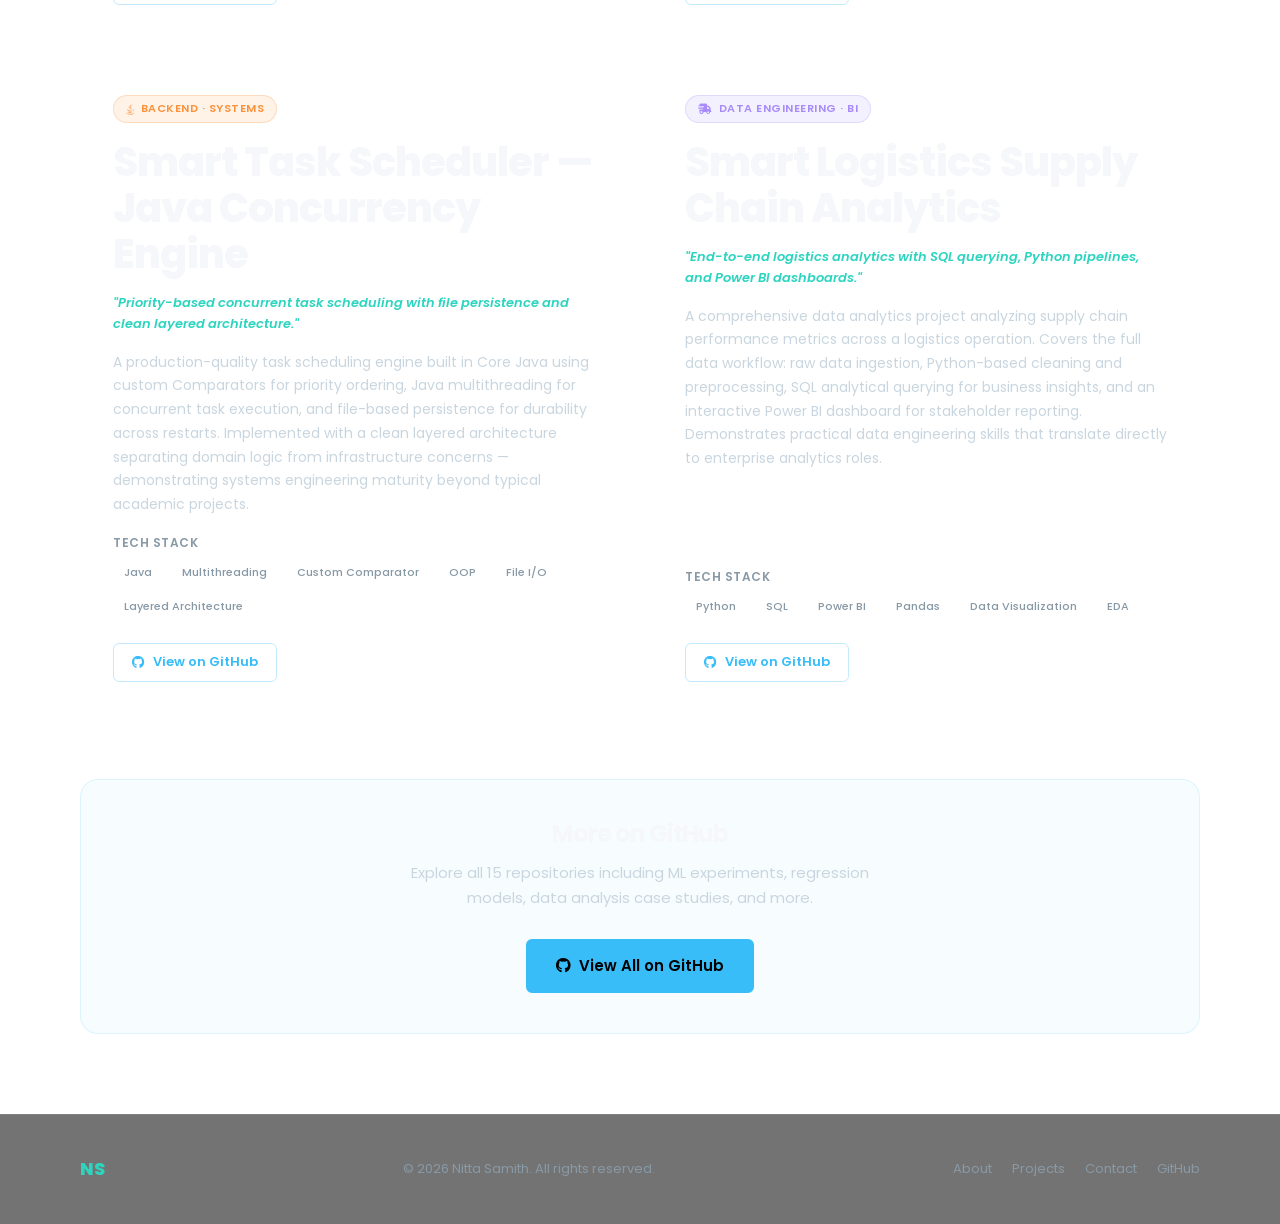
<file: projects.html>
<!DOCTYPE html>
<html lang="en">
<head>
  <meta charset="UTF-8">
  <meta name="viewport" content="width=device-width, initial-scale=1.0">

  <!-- SEO -->
  <title>Projects | Nitta Samith — AI & Software Engineer</title>
  <meta name="description" content="Featured engineering projects by Nitta Samith — AI platforms, ML fraud detection, revenue intelligence, logistics analytics, Java schedulers, and more.">
  <meta name="robots" content="index, follow">
  <meta property="og:title" content="Projects | Nitta Samith">
  <meta property="og:description" content="Production-quality engineering projects in AI, Machine Learning, Data Engineering, Backend, and Full-Stack Development.">

  <!-- Fonts -->
  <link rel="preconnect" href="https://fonts.googleapis.com">
  <link rel="preconnect" href="https://fonts.gstatic.com" crossorigin>
  <link href="https://fonts.googleapis.com/css2?family=Poppins:wght@400;500;600;700;800&display=swap" rel="stylesheet">

  <!-- Icons -->
  <link rel="stylesheet" href="https://cdnjs.cloudflare.com/ajax/libs/font-awesome/6.5.1/css/all.min.css">

  <!-- Styles -->
  <link rel="stylesheet" href="style.css">

  <!-- Zero-flash Theme script -->
  <script>
    (function () {
      const savedTheme = localStorage.getItem('theme') || 'dark';
      if (savedTheme === 'light') {
        document.documentElement.classList.add('light-theme');
      }
    })();
  </script>
</head>

<body>

  <a href="#main-content" class="skip-link">Skip to main content</a>

  <!-- Navigation -->
  <nav class="mainnav" role="navigation" aria-label="Main navigation">
    <a href="index.html" class="logo" aria-label="Nitta Samith — Home">NS</a>

    <div class="navdomains" role="list">
      <a href="index.html" role="listitem">Home</a>
      <a href="about.html" role="listitem">About</a>
      <a href="skills.html" role="listitem">Skills</a>
      <a href="projects.html" role="listitem">Projects</a>
      <a href="contact.html" role="listitem">Contact</a>
    </div>

    <div class="social-icons" aria-label="Social links">
      <a href="https://github.com/nittasamith1" target="_blank" rel="noopener noreferrer" aria-label="GitHub profile">
        <i class="fa-brands fa-github" aria-hidden="true"></i>
      </a>
      <a href="https://www.linkedin.com/in/samith-nitta-536100381/" target="_blank" rel="noopener noreferrer" aria-label="LinkedIn profile">
        <i class="fa-brands fa-linkedin" aria-hidden="true"></i>
      </a>
      <button class="theme-toggle" aria-label="Toggle theme">
        <i class="fa-solid fa-sun" aria-hidden="true"></i>
      </button>
    </div>

    <button class="hamburger" aria-label="Toggle mobile menu" aria-expanded="false" aria-controls="mobile-nav">
      <span aria-hidden="true"></span>
      <span aria-hidden="true"></span>
      <span aria-hidden="true"></span>
    </button>
  </nav>

  <div class="mobile-nav" id="mobile-nav" role="dialog" aria-label="Mobile navigation">
    <a href="index.html">Home</a>
    <a href="about.html">About</a>
    <a href="skills.html">Skills</a>
    <a href="projects.html">Projects</a>
    <a href="contact.html">Contact</a>
    <button class="theme-toggle mobile-theme-toggle" aria-label="Toggle theme">
      <i class="fa-solid fa-sun" aria-hidden="true"></i>
    </button>
  </div>


  <main id="main-content">
    <section class="section" aria-labelledby="projects-heading">

      <!-- Section header -->
      <header class="section-header reveal">
        <span class="section-tag">What I've Built</span>
        <h1 id="projects-heading">Featured <span>Projects</span></h1>
        <p class="section-subtitle">
          6 projects curated for quality, complexity, and engineering depth — each demonstrating
          real problem-solving, thoughtful architecture, and production-level thinking.
        </p>
      </header>

      <!-- Filter tabs -->
      <div class="filter-tabs reveal" role="group" aria-label="Filter projects by category">
        <button class="filter-tab active" data-filter="all" aria-pressed="true">All Projects</button>
        <button class="filter-tab" data-filter="fs" aria-pressed="false">Full-Stack / AI</button>
        <button class="filter-tab" data-filter="ml" aria-pressed="false">Machine Learning</button>
        <button class="filter-tab" data-filter="data" aria-pressed="false">Data Engineering</button>
        <button class="filter-tab" data-filter="be" aria-pressed="false">Backend / Systems</button>
      </div>

      <!-- Projects grid -->
      <div class="projects-grid" role="list" aria-label="Featured projects">

        <!-- 1: AgriCrop -->
        <article class="project-card reveal reveal-delay-1" data-category="fs" role="listitem" aria-label="AgriCrop project">
          <div class="project-category-badge badge-fs">
            <i class="fa-solid fa-seedling" aria-hidden="true"></i>
            Full-Stack · AI
          </div>

          <h2 class="project-title">AgriCrop — AI-Powered Agricultural Platform</h2>
          <p class="project-impact">
            "Integrating AI with web technologies to automate agricultural intelligence at scale."
          </p>

          <p class="project-desc">
            A production-grade full-stack web platform that combines AI with modern web technologies
            to automate tasks, provide intelligent responses, and manage data securely.
            Built with a scalable architecture that separates concerns across presentation,
            business logic, and data layers. Demonstrates end-to-end system design from
            database schema to intelligent API endpoints.
          </p>

          <div>
            <p style="font-size:12px; font-weight:600; text-transform:uppercase; letter-spacing:0.5px; color:#8899A6; margin-bottom:8px;">Tech Stack</p>
            <div class="project-stack">
              <span class="stack-pill">Python</span>
              <span class="stack-pill">AI/ML</span>
              <span class="stack-pill">Web APIs</span>
              <span class="stack-pill">SQL</span>
              <span class="stack-pill">Full-Stack</span>
              <span class="stack-pill">Authentication</span>
            </div>
          </div>

          <div class="project-links">
            <a href="https://github.com/nittasamith1/AgriCrop"
               target="_blank"
               rel="noopener noreferrer"
               class="btn-small"
               aria-label="View AgriCrop source code on GitHub">
              <i class="fa-brands fa-github" aria-hidden="true"></i>
              View on GitHub
            </a>
          </div>
        </article>

        <!-- 2: Credit Card Fraud Detection -->
        <article class="project-card reveal reveal-delay-2" data-category="ml" role="listitem" aria-label="Credit Card Fraud Detection project">
          <div class="project-category-badge badge-ml">
            <i class="fa-solid fa-shield-halved" aria-hidden="true"></i>
            Machine Learning · Fintech
          </div>

          <h2 class="project-title">Intelligent Credit Card Fraud Detection</h2>
          <p class="project-impact">
            "Detecting financial fraud on highly imbalanced datasets using ML classification pipelines."
          </p>

          <p class="project-desc">
            An end-to-end ML system that identifies fraudulent credit card transactions on
            real-world highly imbalanced financial datasets. Key engineering challenges include
            handling extreme class imbalance, selecting appropriate evaluation metrics
            (Precision-Recall over Accuracy), and applying data mining techniques to
            extract meaningful signal from noisy transactional data.
          </p>

          <div>
            <p style="font-size:12px; font-weight:600; text-transform:uppercase; letter-spacing:0.5px; color:#8899A6; margin-bottom:8px;">Tech Stack</p>
            <div class="project-stack">
              <span class="stack-pill">Python</span>
              <span class="stack-pill">Scikit-learn</span>
              <span class="stack-pill">Pandas</span>
              <span class="stack-pill">NumPy</span>
              <span class="stack-pill">Imbalanced-learn</span>
              <span class="stack-pill">Matplotlib</span>
            </div>
          </div>

          <div class="project-links">
            <a href="https://github.com/nittasamith1/intelligent-credit-card-fraud-detection"
               target="_blank"
               rel="noopener noreferrer"
               class="btn-small"
               aria-label="View Credit Card Fraud Detection source code on GitHub">
              <i class="fa-brands fa-github" aria-hidden="true"></i>
              View on GitHub
            </a>
          </div>
        </article>

        <!-- 3: Revenue Intelligence Platform -->
        <article class="project-card reveal reveal-delay-3" data-category="data" role="listitem" aria-label="Revenue Intelligence Platform project">
          <div class="project-category-badge badge-data">
            <i class="fa-solid fa-chart-pie" aria-hidden="true"></i>
            Data Engineering · Analytics
          </div>

          <h2 class="project-title">Revenue Intelligence Platform</h2>
          <p class="project-impact">
            "Modular business analytics engine with ARIMA forecasting and RFM customer segmentation."
          </p>

          <p class="project-desc">
            A modular, production-structured Python platform that processes transactional data,
            performs RFM-based customer segmentation to identify high-value customer cohorts,
            analyzes product performance across dimensions, and forecasts future revenue using
            ARIMA time-series models. Designed with clean module separation and reusable
            pipeline components.
          </p>

          <div>
            <p style="font-size:12px; font-weight:600; text-transform:uppercase; letter-spacing:0.5px; color:#8899A6; margin-bottom:8px;">Tech Stack</p>
            <div class="project-stack">
              <span class="stack-pill">Python</span>
              <span class="stack-pill">ARIMA</span>
              <span class="stack-pill">Pandas</span>
              <span class="stack-pill">NumPy</span>
              <span class="stack-pill">Matplotlib</span>
              <span class="stack-pill">Statsmodels</span>
            </div>
          </div>

          <div class="project-links">
            <a href="https://github.com/nittasamith1/revenue-intelligence-platform"
               target="_blank"
               rel="noopener noreferrer"
               class="btn-small"
               aria-label="View Revenue Intelligence Platform source code on GitHub">
              <i class="fa-brands fa-github" aria-hidden="true"></i>
              View on GitHub
            </a>
          </div>
        </article>

        <!-- 4: Logistic Regression From Scratch -->
        <article class="project-card reveal reveal-delay-1" data-category="ml" role="listitem" aria-label="Logistic Regression From Scratch project">
          <div class="project-category-badge badge-ml">
            <i class="fa-solid fa-diagram-project" aria-hidden="true"></i>
            ML Fundamentals
          </div>

          <h2 class="project-title">Logistic Regression From Scratch</h2>
          <p class="project-impact">
            "Implementing gradient descent and sigmoid optimization in pure NumPy — no black boxes."
          </p>

          <p class="project-desc">
            Built a complete Logistic Regression classifier from first principles using only NumPy —
            implementing the sigmoid function, gradient descent optimization, binary cross-entropy loss,
            and evaluation metrics (accuracy, precision, recall, F1). Performance validated against
            Scikit-learn's implementation on the same dataset. Demonstrates deep understanding of
            the mathematics behind modern ML algorithms.
          </p>

          <div>
            <p style="font-size:12px; font-weight:600; text-transform:uppercase; letter-spacing:0.5px; color:#8899A6; margin-bottom:8px;">Tech Stack</p>
            <div class="project-stack">
              <span class="stack-pill">Python</span>
              <span class="stack-pill">NumPy</span>
              <span class="stack-pill">Matplotlib</span>
              <span class="stack-pill">Gradient Descent</span>
              <span class="stack-pill">Scikit-learn</span>
            </div>
          </div>

          <div class="project-links">
            <a href="https://github.com/nittasamith1/Logistic-Regression-From-Scratch"
               target="_blank"
               rel="noopener noreferrer"
               class="btn-small"
               aria-label="View Logistic Regression From Scratch source code on GitHub">
              <i class="fa-brands fa-github" aria-hidden="true"></i>
              View on GitHub
            </a>
          </div>
        </article>

        <!-- 5: Smart Task Scheduler (Java) -->
        <article class="project-card reveal reveal-delay-2" data-category="be" role="listitem" aria-label="Smart Task Scheduler project">
          <div class="project-category-badge badge-be">
            <i class="fa-brands fa-java" aria-hidden="true"></i>
            Backend · Systems
          </div>

          <h2 class="project-title">Smart Task Scheduler — Java Concurrency Engine</h2>
          <p class="project-impact">
            "Priority-based concurrent task scheduling with file persistence and clean layered architecture."
          </p>

          <p class="project-desc">
            A production-quality task scheduling engine built in Core Java using custom Comparators
            for priority ordering, Java multithreading for concurrent task execution, and file-based
            persistence for durability across restarts. Implemented with a clean layered architecture
            separating domain logic from infrastructure concerns — demonstrating systems engineering
            maturity beyond typical academic projects.
          </p>

          <div>
            <p style="font-size:12px; font-weight:600; text-transform:uppercase; letter-spacing:0.5px; color:#8899A6; margin-bottom:8px;">Tech Stack</p>
            <div class="project-stack">
              <span class="stack-pill">Java</span>
              <span class="stack-pill">Multithreading</span>
              <span class="stack-pill">Custom Comparator</span>
              <span class="stack-pill">OOP</span>
              <span class="stack-pill">File I/O</span>
              <span class="stack-pill">Layered Architecture</span>
            </div>
          </div>

          <div class="project-links">
            <a href="https://github.com/nittasamith1/smart-task-scheduler-java"
               target="_blank"
               rel="noopener noreferrer"
               class="btn-small"
               aria-label="View Smart Task Scheduler source code on GitHub">
              <i class="fa-brands fa-github" aria-hidden="true"></i>
              View on GitHub
            </a>
          </div>
        </article>

        <!-- 6: Smart Logistics Supply Chain Analytics -->
        <article class="project-card reveal reveal-delay-3" data-category="data" role="listitem" aria-label="Smart Logistics Supply Chain Analytics project">
          <div class="project-category-badge badge-data">
            <i class="fa-solid fa-truck-fast" aria-hidden="true"></i>
            Data Engineering · BI
          </div>

          <h2 class="project-title">Smart Logistics Supply Chain Analytics</h2>
          <p class="project-impact">
            "End-to-end logistics analytics with SQL querying, Python pipelines, and Power BI dashboards."
          </p>

          <p class="project-desc">
            A comprehensive data analytics project analyzing supply chain performance metrics
            across a logistics operation. Covers the full data workflow: raw data ingestion,
            Python-based cleaning and preprocessing, SQL analytical querying for business
            insights, and an interactive Power BI dashboard for stakeholder reporting.
            Demonstrates practical data engineering skills that translate directly to
            enterprise analytics roles.
          </p>

          <div>
            <p style="font-size:12px; font-weight:600; text-transform:uppercase; letter-spacing:0.5px; color:#8899A6; margin-bottom:8px;">Tech Stack</p>
            <div class="project-stack">
              <span class="stack-pill">Python</span>
              <span class="stack-pill">SQL</span>
              <span class="stack-pill">Power BI</span>
              <span class="stack-pill">Pandas</span>
              <span class="stack-pill">Data Visualization</span>
              <span class="stack-pill">EDA</span>
            </div>
          </div>

          <div class="project-links">
            <a href="https://github.com/nittasamith1/Smart-Logistics-Supply-Chain-Analytics"
               target="_blank"
               rel="noopener noreferrer"
               class="btn-small"
               aria-label="View Smart Logistics Supply Chain Analytics source code on GitHub">
              <i class="fa-brands fa-github" aria-hidden="true"></i>
              View on GitHub
            </a>
          </div>
        </article>

      </div>

      <!-- GitHub CTA -->
      <div class="reveal" style="margin-top:64px; text-align:center; padding:40px; background: rgba(56,189,248,0.04); border:1px solid rgba(56,189,248,0.14); border-radius:18px;">
        <h2 style="font-size:24px; font-weight:700; margin-bottom:12px;">More on GitHub</h2>
        <p style="font-size:15px; color:#C9D6DF; margin-bottom:28px; max-width:480px; margin-left:auto; margin-right:auto; line-height:1.7;">
          Explore all 15 repositories including ML experiments, regression models,
          data analysis case studies, and more.
        </p>
        <a href="https://github.com/nittasamith1"
           target="_blank"
           rel="noopener noreferrer"
           class="btn"
           aria-label="View all repositories on GitHub">
          <i class="fa-brands fa-github" aria-hidden="true"></i>
          View All on GitHub
        </a>
      </div>

    </section>
  </main>

  <!-- Footer -->
  <footer role="contentinfo">
    <div class="footer-inner">
      <span class="footer-logo">NS</span>
      <span class="footer-copy">© 2026 Nitta Samith. All rights reserved.</span>
      <div class="footer-links">
        <a href="about.html">About</a>
        <a href="projects.html">Projects</a>
        <a href="contact.html">Contact</a>
        <a href="https://github.com/nittasamith1" target="_blank" rel="noopener noreferrer" aria-label="GitHub">GitHub</a>
      </div>
    </div>
  </footer>

  <script src="script.js"></script>
</body>
</html>
</file>
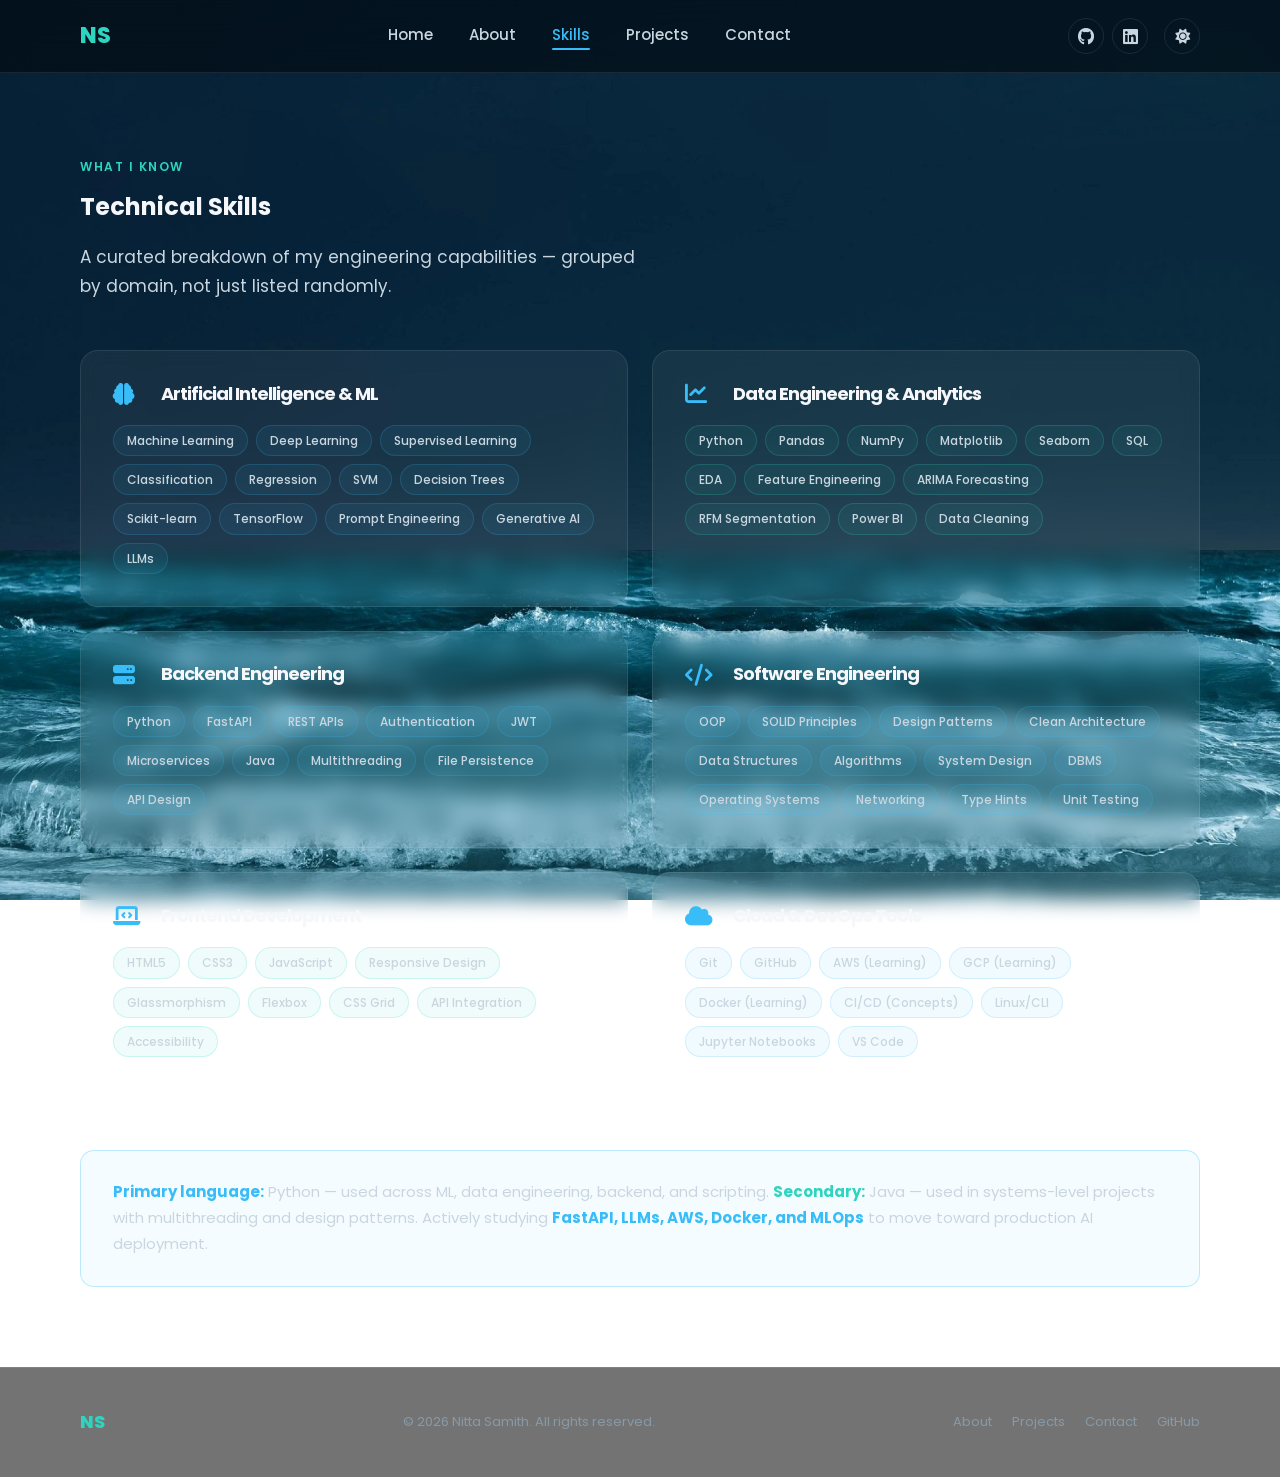
<file: skills.html>
<!DOCTYPE html>
<html lang="en">
<head>
  <meta charset="UTF-8">
  <meta name="viewport" content="width=device-width, initial-scale=1.0">

  <!-- SEO -->
  <title>Skills | Nitta Samith — AI & Software Engineer</title>
  <meta name="description" content="Technical skills of Nitta Samith: AI/ML, Python, FastAPI, Data Engineering, Full-Stack, Cloud & DevOps, and Software Engineering fundamentals.">
  <meta name="robots" content="index, follow">
  <meta property="og:title" content="Skills | Nitta Samith">
  <meta property="og:description" content="AI/ML, Python, Backend, Full-Stack, Data Engineering, Cloud & DevOps — professional skill overview.">

  <!-- Fonts -->
  <link rel="preconnect" href="https://fonts.googleapis.com">
  <link rel="preconnect" href="https://fonts.gstatic.com" crossorigin>
  <link href="https://fonts.googleapis.com/css2?family=Poppins:wght@400;500;600;700;800&display=swap" rel="stylesheet">

  <!-- Icons -->
  <link rel="stylesheet" href="https://cdnjs.cloudflare.com/ajax/libs/font-awesome/6.5.1/css/all.min.css">

  <!-- Styles -->
  <link rel="stylesheet" href="style.css">

  <!-- Zero-flash Theme script -->
  <script>
    (function () {
      const savedTheme = localStorage.getItem('theme') || 'dark';
      if (savedTheme === 'light') {
        document.documentElement.classList.add('light-theme');
      }
    })();
  </script>
</head>

<body>

  <a href="#main-content" class="skip-link">Skip to main content</a>

  <!-- Navigation -->
  <nav class="mainnav" role="navigation" aria-label="Main navigation">
    <a href="index.html" class="logo" aria-label="Nitta Samith — Home">NS</a>

    <div class="navdomains" role="list">
      <a href="index.html" role="listitem">Home</a>
      <a href="about.html" role="listitem">About</a>
      <a href="skills.html" role="listitem">Skills</a>
      <a href="projects.html" role="listitem">Projects</a>
      <a href="contact.html" role="listitem">Contact</a>
    </div>

    <div class="social-icons" aria-label="Social links">
      <a href="https://github.com/nittasamith1" target="_blank" rel="noopener noreferrer" aria-label="GitHub profile">
        <i class="fa-brands fa-github" aria-hidden="true"></i>
      </a>
      <a href="https://www.linkedin.com/in/samith-nitta-536100381/" target="_blank" rel="noopener noreferrer" aria-label="LinkedIn profile">
        <i class="fa-brands fa-linkedin" aria-hidden="true"></i>
      </a>
      <button class="theme-toggle" aria-label="Toggle theme">
        <i class="fa-solid fa-sun" aria-hidden="true"></i>
      </button>
    </div>

    <button class="hamburger" aria-label="Toggle mobile menu" aria-expanded="false" aria-controls="mobile-nav">
      <span aria-hidden="true"></span>
      <span aria-hidden="true"></span>
      <span aria-hidden="true"></span>
    </button>
  </nav>

  <div class="mobile-nav" id="mobile-nav" role="dialog" aria-label="Mobile navigation">
    <a href="index.html">Home</a>
    <a href="about.html">About</a>
    <a href="skills.html">Skills</a>
    <a href="projects.html">Projects</a>
    <a href="contact.html">Contact</a>
    <button class="theme-toggle mobile-theme-toggle" aria-label="Toggle theme">
      <i class="fa-solid fa-sun" aria-hidden="true"></i>
    </button>
  </div>


  <main id="main-content">
    <section class="section" aria-labelledby="skills-heading">

      <!-- Section header -->
      <header class="section-header reveal">
        <span class="section-tag">What I Know</span>
        <h1 id="skills-heading">Technical <span>Skills</span></h1>
        <p class="section-subtitle">
          A curated breakdown of my engineering capabilities — grouped by domain, not just listed randomly.
        </p>
      </header>

      <!-- Skills grid -->
      <div class="skills-categories" role="list" aria-label="Skill categories">

        <!-- AI & Machine Learning -->
        <article class="skill-category reveal reveal-delay-1" role="listitem" aria-label="Artificial Intelligence and Machine Learning skills">
          <div class="skill-cat-header">
            <i class="fa-solid fa-brain" aria-hidden="true"></i>
            <h2>Artificial Intelligence &amp; ML</h2>
          </div>
          <div class="skill-pills" role="list" aria-label="AI and ML technologies">
            <span class="pill" role="listitem">Machine Learning</span>
            <span class="pill" role="listitem">Deep Learning</span>
            <span class="pill" role="listitem">Supervised Learning</span>
            <span class="pill" role="listitem">Classification</span>
            <span class="pill" role="listitem">Regression</span>
            <span class="pill" role="listitem">SVM</span>
            <span class="pill" role="listitem">Decision Trees</span>
            <span class="pill" role="listitem">Scikit-learn</span>
            <span class="pill" role="listitem">TensorFlow</span>
            <span class="pill" role="listitem">Prompt Engineering</span>
            <span class="pill" role="listitem">Generative AI</span>
            <span class="pill" role="listitem">LLMs</span>
          </div>
        </article>

        <!-- Data Engineering -->
        <article class="skill-category reveal reveal-delay-2" role="listitem" aria-label="Data Engineering and Analytics skills">
          <div class="skill-cat-header">
            <i class="fa-solid fa-chart-line" aria-hidden="true"></i>
            <h2>Data Engineering &amp; Analytics</h2>
          </div>
          <div class="skill-pills" role="list" aria-label="Data engineering technologies">
            <span class="pill teal" role="listitem">Python</span>
            <span class="pill teal" role="listitem">Pandas</span>
            <span class="pill teal" role="listitem">NumPy</span>
            <span class="pill teal" role="listitem">Matplotlib</span>
            <span class="pill teal" role="listitem">Seaborn</span>
            <span class="pill teal" role="listitem">SQL</span>
            <span class="pill teal" role="listitem">EDA</span>
            <span class="pill teal" role="listitem">Feature Engineering</span>
            <span class="pill teal" role="listitem">ARIMA Forecasting</span>
            <span class="pill teal" role="listitem">RFM Segmentation</span>
            <span class="pill teal" role="listitem">Power BI</span>
            <span class="pill teal" role="listitem">Data Cleaning</span>
          </div>
        </article>

        <!-- Backend Engineering -->
        <article class="skill-category reveal reveal-delay-3" role="listitem" aria-label="Backend Engineering skills">
          <div class="skill-cat-header">
            <i class="fa-solid fa-server" aria-hidden="true"></i>
            <h2>Backend Engineering</h2>
          </div>
          <div class="skill-pills" role="list" aria-label="Backend technologies">
            <span class="pill" role="listitem">Python</span>
            <span class="pill" role="listitem">FastAPI</span>
            <span class="pill" role="listitem">REST APIs</span>
            <span class="pill" role="listitem">Authentication</span>
            <span class="pill" role="listitem">JWT</span>
            <span class="pill" role="listitem">Microservices</span>
            <span class="pill" role="listitem">Java</span>
            <span class="pill" role="listitem">Multithreading</span>
            <span class="pill" role="listitem">File Persistence</span>
            <span class="pill" role="listitem">API Design</span>
          </div>
        </article>

        <!-- Software Engineering -->
        <article class="skill-category reveal reveal-delay-1" role="listitem" aria-label="Software Engineering fundamentals">
          <div class="skill-cat-header">
            <i class="fa-solid fa-code" aria-hidden="true"></i>
            <h2>Software Engineering</h2>
          </div>
          <div class="skill-pills" role="list" aria-label="Software engineering concepts">
            <span class="pill" role="listitem">OOP</span>
            <span class="pill" role="listitem">SOLID Principles</span>
            <span class="pill" role="listitem">Design Patterns</span>
            <span class="pill" role="listitem">Clean Architecture</span>
            <span class="pill" role="listitem">Data Structures</span>
            <span class="pill" role="listitem">Algorithms</span>
            <span class="pill" role="listitem">System Design</span>
            <span class="pill" role="listitem">DBMS</span>
            <span class="pill" role="listitem">Operating Systems</span>
            <span class="pill" role="listitem">Networking</span>
            <span class="pill" role="listitem">Type Hints</span>
            <span class="pill" role="listitem">Unit Testing</span>
          </div>
        </article>

        <!-- Frontend -->
        <article class="skill-category reveal reveal-delay-2" role="listitem" aria-label="Frontend Development skills">
          <div class="skill-cat-header">
            <i class="fa-solid fa-laptop-code" aria-hidden="true"></i>
            <h2>Frontend Development</h2>
          </div>
          <div class="skill-pills" role="list" aria-label="Frontend technologies">
            <span class="pill teal" role="listitem">HTML5</span>
            <span class="pill teal" role="listitem">CSS3</span>
            <span class="pill teal" role="listitem">JavaScript</span>
            <span class="pill teal" role="listitem">Responsive Design</span>
            <span class="pill teal" role="listitem">Glassmorphism</span>
            <span class="pill teal" role="listitem">Flexbox</span>
            <span class="pill teal" role="listitem">CSS Grid</span>
            <span class="pill teal" role="listitem">API Integration</span>
            <span class="pill teal" role="listitem">Accessibility</span>
          </div>
        </article>

        <!-- Cloud & DevOps -->
        <article class="skill-category reveal reveal-delay-3" role="listitem" aria-label="Cloud and DevOps tools">
          <div class="skill-cat-header">
            <i class="fa-solid fa-cloud" aria-hidden="true"></i>
            <h2>Cloud &amp; DevOps Tools</h2>
          </div>
          <div class="skill-pills" role="list" aria-label="Cloud and tooling">
            <span class="pill" role="listitem">Git</span>
            <span class="pill" role="listitem">GitHub</span>
            <span class="pill" role="listitem">AWS (Learning)</span>
            <span class="pill" role="listitem">GCP (Learning)</span>
            <span class="pill" role="listitem">Docker (Learning)</span>
            <span class="pill" role="listitem">CI/CD (Concepts)</span>
            <span class="pill" role="listitem">Linux/CLI</span>
            <span class="pill" role="listitem">Jupyter Notebooks</span>
            <span class="pill" role="listitem">VS Code</span>
          </div>
        </article>

      </div>

      <!-- Additional proficiency note -->
      <aside class="reveal" style="margin-top: 60px; padding: 28px 32px; background: rgba(56,189,248,0.05); border: 1px solid var(--clr-border-accent); border-radius: 14px;">
        <p style="font-size:15px; color: var(--clr-text-muted); line-height: 1.75; margin:0;">
          <strong style="color: var(--clr-primary);">Primary language:</strong> Python — used across ML, data engineering, backend, and scripting.
          <strong style="color: var(--clr-secondary);">Secondary:</strong> Java — used in systems-level projects with multithreading and design patterns.
          Actively studying <strong style="color: var(--clr-primary);">FastAPI, LLMs, AWS, Docker, and MLOps</strong> to move toward production AI deployment.
        </p>
      </aside>

    </section>
  </main>

  <!-- Footer -->
  <footer role="contentinfo">
    <div class="footer-inner">
      <span class="footer-logo">NS</span>
      <span class="footer-copy">© 2026 Nitta Samith. All rights reserved.</span>
      <div class="footer-links">
        <a href="about.html">About</a>
        <a href="projects.html">Projects</a>
        <a href="contact.html">Contact</a>
        <a href="https://github.com/nittasamith1" target="_blank" rel="noopener noreferrer" aria-label="GitHub">GitHub</a>
      </div>
    </div>
  </footer>

  <script src="script.js"></script>
</body>
</html>
</file>
<file: style.css>
/* ============================================================
   NITTA SAMITH — PORTFOLIO STYLESHEET
   Preserves original dark theme · teal/sky-blue palette
   Poppins · glassmorphism · enhanced for FAANG recruiters
   ============================================================ */

/* ===========================
   1. DESIGN SYSTEM TOKENS
   =========================== */
:root {
  /* Preserved palette */
  --clr-primary:       #38BDF8;
  --clr-secondary:     #2DD4BF;
  --clr-text:          #F5F7FA;
  --clr-text-muted:    #C9D6DF;
  --clr-text-dim:      #8899A6;

  /* Surfaces */
  --clr-surface:       rgba(255, 255, 255, 0.06);
  --clr-surface-hover: rgba(255, 255, 255, 0.11);
  --clr-border:        rgba(255, 255, 255, 0.09);
  --clr-border-accent: rgba(56, 189, 248, 0.30);
  --clr-glow:          rgba(56, 189, 248, 0.18);
  --clr-glow-teal:     rgba(45, 212, 191, 0.18);

  /* Spacing scale */
  --sp-1: 4px;
  --sp-2: 8px;
  --sp-3: 12px;
  --sp-4: 16px;
  --sp-5: 20px;
  --sp-6: 24px;
  --sp-8: 32px;
  --sp-10: 40px;
  --sp-12: 48px;
  --sp-16: 64px;
  --sp-20: 80px;
  --sp-24: 96px;
  --sp-32: 128px;

  /* Radius */
  --r-sm:   6px;
  --r-md:   12px;
  --r-lg:   18px;
  --r-xl:   24px;
  --r-full: 9999px;

  /* Typography */
  --font-base: 'Poppins', sans-serif;

  /* Transitions */
  --t-fast: 0.18s ease;
  --t-base: 0.30s ease;
  --t-slow: 0.50s ease;

  /* Shadows */
  --shadow-card:  0 8px 32px rgba(0, 0, 0, 0.35);
  --shadow-glow:  0 0 24px rgba(56, 189, 248, 0.20);
  --shadow-teal:  0 0 24px rgba(45, 212, 191, 0.20);
}

/* ===========================
   1b. SUNLIGHT LIGHT THEME
   =========================== */
html.light-theme {
  --clr-primary:       #0284C7;
  --clr-secondary:     #0D9488;
  --clr-text:          #0B1120;
  --clr-text-muted:    #1E3048;
  --clr-text-dim:      #4A6080;

  /* Warm frosted glass surfaces over bright ocean photo */
  --clr-surface:       rgba(255, 251, 240, 0.65);
  --clr-surface-hover: rgba(255, 255, 255, 0.85);
  --clr-border:        rgba(11, 17, 32, 0.10);
  --clr-border-accent: rgba(2, 132, 199, 0.30);
  --clr-glow:          rgba(2, 132, 199, 0.10);
  --clr-glow-teal:     rgba(13, 148, 136, 0.10);

  --shadow-card:  0 8px 40px rgba(11, 17, 32, 0.12);
  --shadow-glow:  0 0 24px rgba(2, 132, 199, 0.18);
  --shadow-teal:  0 0 24px rgba(13, 148, 136, 0.18);
}

/* ---- LIGHT MODE: Sunrise Ocean Background ---- */
html.light-theme body {
  /* Primary: golden sunrise beach horizon (wide, bright, clear horizon) */
  background-image: url("ChatGPT Image Jul 7, 2026, 03_16_09 PM.png");
  background-size: cover;
  background-attachment: fixed;
  background-position: center 30%;
  background-color: #B8DFF5;
}

/* Warm luminous overlay so text stays readable over the bright photo */
html.light-theme body::before {
  content: '';
  position: fixed;
  inset: 0;
  z-index: 0;
  pointer-events: none;
  background: linear-gradient(
    to bottom,
    rgba(255, 251, 235, 0.45) 0%,
    rgba(255, 248, 220, 0.30) 40%,
    rgba(186, 224, 245, 0.25) 100%
  );
}

html.light-theme .mainnav {
  background: rgba(255, 252, 240, 0.72);
  border-bottom: 1px solid rgba(11, 17, 32, 0.08);
  backdrop-filter: blur(20px);
  -webkit-backdrop-filter: blur(20px);
}

html.light-theme .mobile-nav {
  background: rgba(255, 252, 240, 0.97);
}

/* Hero: override in light mode */
html.light-theme .hero::before {
  background-image: 
    radial-gradient(circle at 20% 35%, rgba(14, 165, 233, 0.08) 0%, transparent 45%),
    radial-gradient(circle at 80% 55%, rgba(20, 184, 166, 0.06) 0%, transparent 45%);
  opacity: 0.9;
}

html.light-theme .hero::after {
  background-image: 
    linear-gradient(rgba(15, 23, 42, 0.02) 1px, transparent 1px),
    linear-gradient(90deg, rgba(15, 23, 42, 0.02) 1px, transparent 1px);
}

html.light-theme .btn {
  color: #fff;
}

html.light-theme .btn:hover {
  background: #0369a1;
  border-color: #0369a1;
}

/* Sections need stronger frosted card background in light mode */
html.light-theme .section,
html.light-theme .section-full {
  position: relative;
  z-index: 1;
}

html.light-theme .card,
html.light-theme .skill-category,
html.light-theme .project-card,
html.light-theme .info-card,
html.light-theme .contact-method,
html.light-theme .timeline-item {
  background: rgba(255, 252, 240, 0.78);
  border-color: rgba(11, 17, 32, 0.09);
  backdrop-filter: blur(14px);
  -webkit-backdrop-filter: blur(14px);
}

html.light-theme .timeline-item::before {
  border-color: rgba(255, 252, 240, 0.78);
}

html.light-theme footer {
  background: rgba(255, 252, 240, 0.80);
  border-top: 1px solid rgba(11, 17, 32, 0.06);
  backdrop-filter: blur(18px);
  -webkit-backdrop-filter: blur(18px);
}

/* Skill pills in light mode */
html.light-theme .pill {
  background: rgba(2, 132, 199, 0.10);
  color: #0B1120;
  border-color: rgba(2, 132, 199, 0.18);
}
html.light-theme .pill:hover {
  background: rgba(2, 132, 199, 0.18);
}
html.light-theme .pill.teal {
  background: rgba(13, 148, 136, 0.10);
  border-color: rgba(13, 148, 136, 0.18);
}
html.light-theme .pill.teal:hover {
  background: rgba(13, 148, 136, 0.18);
}


/* Theme Toggle Button */
.theme-toggle {
  display: flex;
  align-items: center;
  justify-content: center;
  width: 36px;
  height: 36px;
  border-radius: var(--r-full);
  border: 1px solid var(--clr-border);
  color: var(--clr-text-muted);
  font-size: 15px;
  cursor: pointer;
  background: transparent;
  transition: all var(--t-base);
  margin-left: var(--sp-2);
}

.theme-toggle:hover {
  color: var(--clr-primary);
  border-color: var(--clr-border-accent);
  background: var(--clr-glow);
  transform: translateY(-2px);
  box-shadow: var(--shadow-glow);
}

.mobile-theme-toggle {
  margin-top: var(--sp-4);
  font-size: 20px;
  color: var(--clr-text-muted);
  background: transparent;
  border: 1px solid var(--clr-border);
  border-radius: var(--r-full);
  width: 48px;
  height: 48px;
  display: flex;
  align-items: center;
  justify-content: center;
  cursor: pointer;
  transition: all var(--t-base);
}

.mobile-theme-toggle:hover {
  color: var(--clr-primary);
  border-color: var(--clr-border-accent);
  background: var(--clr-glow);
}


/* ===========================
   2. RESET & BASE
   =========================== */
*, *::before, *::after {
  margin: 0;
  padding: 0;
  box-sizing: border-box;
}

html {
  scroll-behavior: smooth;
  font-size: 16px;
}

body {
  font-family: var(--font-base);
  color: var(--clr-text);
  /* DARK MODE — Night ocean: dark sky + stormy teal waves */
  background-image: url("wp2930909.webp");
  background-size: cover;
  background-attachment: fixed;
  background-position: center;
  /* Smooth crossfade when toggling themes */
  transition: background-image 0.5s ease, background-color 0.5s ease, color 0.4s ease;
  line-height: 1.6;
  -webkit-font-smoothing: antialiased;
  min-height: 100vh;
  display: flex;
  flex-direction: column;
}

main {
  flex: 1;
}

img {
  display: block;
  max-width: 100%;
}

a {
  color: inherit;
  text-decoration: none;
}

ul {
  list-style: none;
}

/* ===========================
   3. ACCESSIBILITY
   =========================== */

/* Skip to main content */
.skip-link {
  position: absolute;
  top: -60px;
  left: var(--sp-4);
  background: var(--clr-primary);
  color: #000;
  padding: var(--sp-3) var(--sp-6);
  border-radius: var(--r-sm);
  font-weight: 600;
  font-size: var(--sp-4);
  z-index: 9999;
  transition: top var(--t-base);
}

.skip-link:focus {
  top: var(--sp-4);
}

/* Focus visible ring */
*:focus-visible {
  outline: 2px solid var(--clr-primary);
  outline-offset: 3px;
  border-radius: 4px;
}

/* ===========================
   4. NAVIGATION
   =========================== */
.mainnav {
  display: flex;
  justify-content: space-between;
  align-items: center;
  padding: 18px 80px;
  backdrop-filter: blur(16px);
  -webkit-backdrop-filter: blur(16px);
  background: rgba(0, 0, 0, 0.45);
  border-bottom: 1px solid var(--clr-border);
  position: sticky;
  top: 0;
  z-index: 1000;
}

.logo {
  font-size: 22px;
  font-weight: 800;
  color: var(--clr-secondary);
  letter-spacing: -0.5px;
  cursor: pointer;
}

.logo span {
  color: var(--clr-primary);
}

.navdomains {
  display: flex;
  gap: 36px;
  align-items: center;
}

.navdomains a {
  text-decoration: none;
  color: var(--clr-text-muted);
  font-weight: 500;
  font-size: 15px;
  position: relative;
  padding-bottom: 3px;
  transition: color var(--t-base);
}

.navdomains a::after {
  content: '';
  position: absolute;
  bottom: 0;
  left: 0;
  width: 0;
  height: 2px;
  background: var(--clr-primary);
  border-radius: var(--r-full);
  transition: width var(--t-base);
}

.navdomains a:hover,
.navdomains a.active {
  color: var(--clr-primary);
}

.navdomains a:hover::after,
.navdomains a.active::after {
  width: 100%;
}

.social-icons {
  display: flex;
  align-items: center;
  gap: var(--sp-2);
}

.social-icons a {
  display: flex;
  align-items: center;
  justify-content: center;
  width: 36px;
  height: 36px;
  border-radius: var(--r-full);
  border: 1px solid var(--clr-border);
  color: var(--clr-text-muted);
  font-size: 17px;
  transition: all var(--t-base);
}

.social-icons a:hover {
  color: var(--clr-primary);
  border-color: var(--clr-border-accent);
  background: var(--clr-glow);
  transform: translateY(-2px);
  box-shadow: var(--shadow-glow);
}

/* Hamburger menu */
.hamburger {
  display: none;
  flex-direction: column;
  gap: 5px;
  cursor: pointer;
  padding: var(--sp-2);
  border: none;
  background: transparent;
  z-index: 1100;
  border-radius: var(--r-sm);
}

.hamburger span {
  display: block;
  width: 24px;
  height: 2px;
  background: var(--clr-text-muted);
  border-radius: var(--r-full);
  transition: all var(--t-base);
}

.hamburger.open span:nth-child(1) {
  transform: translateY(7px) rotate(45deg);
  background: var(--clr-primary);
}
.hamburger.open span:nth-child(2) {
  opacity: 0;
  transform: scaleX(0);
}
.hamburger.open span:nth-child(3) {
  transform: translateY(-7px) rotate(-45deg);
  background: var(--clr-primary);
}

/* Mobile nav drawer */
.mobile-nav {
  display: none;
  position: fixed;
  inset: 0;
  background: rgba(5, 10, 22, 0.97);
  backdrop-filter: blur(20px);
  z-index: 999;
  flex-direction: column;
  align-items: center;
  justify-content: center;
  gap: var(--sp-8);
}

.mobile-nav.open {
  display: flex;
}

.mobile-nav a {
  font-size: 28px;
  font-weight: 700;
  color: var(--clr-text-muted);
  transition: color var(--t-base);
}

.mobile-nav a:hover {
  color: var(--clr-primary);
}

/* ===========================
   5. HERO SECTION
   =========================== */
.hero {
  min-height: 90vh;
  display: flex;
  flex-direction: column;
  justify-content: center;
  padding: var(--sp-32) 120px var(--sp-20);
  position: relative;
  overflow: hidden;
}

/* Hero glowing mesh panel */
.hero::before {
  content: '';
  position: absolute;
  inset: 0;
  background-image: 
    radial-gradient(circle at 20% 35%, rgba(56, 189, 248, 0.15) 0%, transparent 45%),
    radial-gradient(circle at 80% 55%, rgba(45, 212, 191, 0.12) 0%, transparent 45%);
  filter: blur(40px);
  opacity: 0.85;
  pointer-events: none;
  transition: opacity 0.5s ease;
  z-index: 0;
}

/* Tech grid overlay in hero */
.hero::after {
  content: '';
  position: absolute;
  inset: 0;
  background-image: 
    linear-gradient(rgba(255, 255, 255, 0.015) 1px, transparent 1px),
    linear-gradient(90deg, rgba(255, 255, 255, 0.015) 1px, transparent 1px);
  background-size: 44px 44px;
  background-position: center;
  mask-image: radial-gradient(ellipse 60% 60% at 50% 50%, #000 60%, transparent 100%);
  -webkit-mask-image: radial-gradient(ellipse 60% 60% at 50% 50%, #000 60%, transparent 100%);
  pointer-events: none;
  z-index: 0;
}


.hero-badge,
.hero h1,
.hero-role,
.hero p,
.hero-buttons,
.hero-stats,
.scroll-indicator {
  position: relative;
  z-index: 1;
}

.hero-badge {
  display: inline-flex;
  align-items: center;
  gap: var(--sp-2);
  background: var(--clr-surface);
  border: 1px solid var(--clr-border-accent);
  border-radius: var(--r-full);
  padding: var(--sp-2) var(--sp-5);
  font-size: 13px;
  color: var(--clr-primary);
  font-weight: 500;
  margin-bottom: var(--sp-6);
  width: fit-content;
}

.hero-badge .dot {
  width: 7px;
  height: 7px;
  background: #22C55E;
  border-radius: 50%;
  animation: pulse-dot 2s ease-in-out infinite;
}

.hero h1 {
  font-size: 72px;
  font-weight: 800;
  line-height: 1.08;
  letter-spacing: -2px;
  margin-bottom: var(--sp-4);
}

.hero h1 .name-highlight {
  background: linear-gradient(135deg, var(--clr-primary) 0%, var(--clr-secondary) 100%);
  -webkit-background-clip: text;
  -webkit-text-fill-color: transparent;
  background-clip: text;
}

.hero-role {
  font-size: 26px;
  font-weight: 600;
  color: var(--clr-text-muted);
  margin-bottom: var(--sp-6);
  min-height: 40px;
}

.hero-role .typed-text {
  color: var(--clr-primary);
}

.hero-role .cursor {
  display: inline-block;
  width: 3px;
  height: 1.1em;
  background: var(--clr-primary);
  margin-left: 3px;
  vertical-align: text-bottom;
  border-radius: 2px;
  animation: blink-cursor 0.75s step-end infinite;
}

.hero p {
  font-size: 18px;
  color: var(--clr-text-muted);
  line-height: 1.75;
  max-width: 580px;
  margin-bottom: var(--sp-10);
}

.hero-buttons {
  display: flex;
  gap: var(--sp-4);
  flex-wrap: wrap;
  margin-bottom: var(--sp-10);
}

.hero-stats {
  display: flex;
  gap: var(--sp-10);
  flex-wrap: wrap;
}

.stat-item {
  display: flex;
  flex-direction: column;
}

.stat-number {
  font-size: 30px;
  font-weight: 800;
  color: var(--clr-primary);
  line-height: 1;
}

.stat-label {
  font-size: 12px;
  color: var(--clr-text-dim);
  font-weight: 500;
  text-transform: uppercase;
  letter-spacing: 0.5px;
  margin-top: 4px;
}

/* Scroll indicator */
.scroll-indicator {
  position: absolute;
  bottom: var(--sp-8);
  left: 50%;
  transform: translateX(-50%);
  display: flex;
  flex-direction: column;
  align-items: center;
  gap: var(--sp-2);
  color: var(--clr-text-dim);
  font-size: 12px;
  animation: bounce-scroll 2.5s ease-in-out infinite;
}

.scroll-indicator i {
  font-size: 18px;
}

/* ===========================
   6. BUTTONS
   =========================== */
.btn {
  display: inline-flex;
  align-items: center;
  gap: var(--sp-2);
  padding: 13px 28px;
  background: var(--clr-primary);
  color: #000;
  font-weight: 600;
  font-size: 15px;
  font-family: var(--font-base);
  border-radius: var(--r-sm);
  border: 2px solid var(--clr-primary);
  cursor: pointer;
  transition: all var(--t-base);
  white-space: nowrap;
}

.btn:hover {
  transform: translateY(-3px);
  box-shadow: var(--shadow-glow);
  background: #60CBFD;
  border-color: #60CBFD;
}

.btn-outline {
  display: inline-flex;
  align-items: center;
  gap: var(--sp-2);
  padding: 13px 28px;
  background: transparent;
  color: var(--clr-primary);
  font-weight: 600;
  font-size: 15px;
  font-family: var(--font-base);
  border: 2px solid var(--clr-primary);
  border-radius: var(--r-sm);
  cursor: pointer;
  transition: all var(--t-base);
  white-space: nowrap;
}

.btn-outline:hover {
  background: var(--clr-primary);
  color: #000;
  transform: translateY(-3px);
  box-shadow: var(--shadow-glow);
}

.btn-small {
  display: inline-flex;
  align-items: center;
  gap: var(--sp-2);
  padding: 8px 18px;
  background: transparent;
  color: var(--clr-primary);
  font-size: 13px;
  font-weight: 600;
  font-family: var(--font-base);
  border: 1.5px solid var(--clr-border-accent);
  border-radius: var(--r-sm);
  transition: all var(--t-base);
  cursor: pointer;
}

.btn-small:hover {
  background: var(--clr-primary);
  color: #000;
  border-color: var(--clr-primary);
  transform: translateY(-2px);
}

.btn-ghost {
  display: inline-flex;
  align-items: center;
  gap: var(--sp-2);
  padding: 8px 18px;
  background: var(--clr-surface);
  color: var(--clr-text-muted);
  font-size: 13px;
  font-weight: 500;
  font-family: var(--font-base);
  border: 1px solid var(--clr-border);
  border-radius: var(--r-sm);
  transition: all var(--t-base);
  cursor: pointer;
}

.btn-ghost:hover {
  background: var(--clr-surface-hover);
  color: var(--clr-text);
  border-color: var(--clr-border-accent);
}

/* ===========================
   7. SECTION LAYOUT
   =========================== */
.section {
  padding: var(--sp-24) 120px;
  max-width: 1280px;
  position: relative;
  z-index: 1;
}

.section-full {
  padding: var(--sp-24) 120px;
  width: 100%;
  position: relative;
  z-index: 1;
}

.section-header {
  margin-bottom: var(--sp-12);
}

.section-tag {
  display: inline-block;
  font-size: 12px;
  font-weight: 600;
  text-transform: uppercase;
  letter-spacing: 1.5px;
  color: var(--clr-secondary);
  margin-bottom: var(--sp-3);
}

.section h2 {
  font-size: 40px;
  font-weight: 800;
  color: var(--clr-text);
  letter-spacing: -1px;
  line-height: 1.15;
}

.section h2 span {
  color: var(--clr-primary);
}

.section-subtitle {
  font-size: 17px;
  color: var(--clr-text-muted);
  margin-top: var(--sp-4);
  max-width: 560px;
  line-height: 1.75;
}

/* ===========================
   8. CARDS
   =========================== */
.card {
  background: var(--clr-surface);
  padding: var(--sp-8);
  border-radius: var(--r-lg);
  border: 1px solid var(--clr-border);
  backdrop-filter: blur(10px);
  -webkit-backdrop-filter: blur(10px);
  transition: all var(--t-base);
  position: relative;
  overflow: hidden;
}

.card::before {
  content: '';
  position: absolute;
  inset: 0;
  border-radius: var(--r-lg);
  border: 1px solid transparent;
  background: linear-gradient(135deg, rgba(56, 189, 248, 0.12), transparent) border-box;
  -webkit-mask: linear-gradient(#fff 0 0) padding-box, linear-gradient(#fff 0 0);
  mask: linear-gradient(#fff 0 0) padding-box, linear-gradient(#fff 0 0);
  -webkit-mask-composite: destination-out;
  mask-composite: exclude;
  opacity: 0;
  transition: opacity var(--t-base);
  pointer-events: none;
}

.card:hover {
  transform: translateY(-8px);
  background: var(--clr-surface-hover);
  border-color: var(--clr-border-accent);
  box-shadow: var(--shadow-card), var(--shadow-glow);
}

.card:hover::before {
  opacity: 1;
}

.card h3 {
  font-size: 18px;
  font-weight: 700;
  margin-bottom: var(--sp-3);
  color: var(--clr-text);
}

.card p {
  color: var(--clr-text-muted);
  line-height: 1.7;
  font-size: 15px;
}

.card i {
  font-size: 36px;
  margin-bottom: var(--sp-5);
  color: var(--clr-primary);
}

/* ===========================
   9. GRID SYSTEM
   =========================== */
.grid-3 {
  display: grid;
  grid-template-columns: repeat(3, 1fr);
  gap: var(--sp-8);
}

.grid-2 {
  display: grid;
  grid-template-columns: repeat(2, 1fr);
  gap: var(--sp-8);
}

.grid-auto {
  display: grid;
  grid-template-columns: repeat(auto-fit, minmax(260px, 1fr));
  gap: var(--sp-6);
}

/* ===========================
   10. SKILLS SECTION
   =========================== */
.skills-categories {
  display: grid;
  grid-template-columns: repeat(3, 1fr);
  gap: var(--sp-6);
}

.skill-category {
  background: var(--clr-surface);
  border: 1px solid var(--clr-border);
  border-radius: var(--r-lg);
  padding: var(--sp-8);
  backdrop-filter: blur(10px);
  transition: all var(--t-base);
}

.skill-category:hover {
  border-color: var(--clr-border-accent);
  background: var(--clr-surface-hover);
  box-shadow: var(--shadow-glow);
  transform: translateY(-4px);
}

.skill-cat-header {
  display: flex;
  align-items: center;
  gap: var(--sp-3);
  margin-bottom: var(--sp-5);
}

.skill-cat-header i {
  font-size: 22px;
  color: var(--clr-primary);
  width: 36px;
}

.skill-cat-header h2 {
  font-size: 18px;
  font-weight: 700;
  color: var(--clr-text);
  margin: 0;
}

.skill-pills {
  display: flex;
  flex-wrap: wrap;
  gap: var(--sp-2);
}

.pill {
  display: inline-flex;
  align-items: center;
  gap: 6px;
  padding: 5px 13px;
  background: rgba(56, 189, 248, 0.07);
  border: 1px solid rgba(56, 189, 248, 0.18);
  border-radius: var(--r-full);
  font-size: 12px;
  font-weight: 500;
  color: var(--clr-text-muted);
  transition: all var(--t-fast);
  cursor: default;
}

.pill:hover {
  background: rgba(56, 189, 248, 0.15);
  border-color: var(--clr-primary);
  color: var(--clr-primary);
  transform: translateY(-1px);
}

.pill.teal {
  background: rgba(45, 212, 191, 0.07);
  border-color: rgba(45, 212, 191, 0.20);
}

.pill.teal:hover {
  background: rgba(45, 212, 191, 0.15);
  border-color: var(--clr-secondary);
  color: var(--clr-secondary);
}

/* ===========================
   11. PROJECT CARDS
   =========================== */
.projects-grid {
  display: grid;
  grid-template-columns: repeat(3, 1fr);
  gap: var(--sp-6);
}

.project-card {
  background: var(--clr-surface);
  border: 1px solid var(--clr-border);
  border-radius: var(--r-lg);
  padding: var(--sp-8);
  backdrop-filter: blur(10px);
  transition: all var(--t-base);
  display: flex;
  flex-direction: column;
  gap: var(--sp-4);
  position: relative;
  overflow: hidden;
}

.project-card::after {
  content: '';
  position: absolute;
  bottom: 0;
  left: 0;
  right: 0;
  height: 3px;
  background: linear-gradient(90deg, var(--clr-primary), var(--clr-secondary));
  transform: scaleX(0);
  transform-origin: left;
  transition: transform var(--t-base);
}

.project-card:hover {
  transform: translateY(-10px);
  background: var(--clr-surface-hover);
  border-color: var(--clr-border-accent);
  box-shadow: var(--shadow-card), var(--shadow-glow);
}

.project-card:hover::after {
  transform: scaleX(1);
}

.project-category-badge {
  display: inline-flex;
  align-items: center;
  gap: 6px;
  padding: 4px 12px;
  border-radius: var(--r-full);
  font-size: 11px;
  font-weight: 600;
  text-transform: uppercase;
  letter-spacing: 0.5px;
  width: fit-content;
}

.badge-ai    { background: rgba(56, 189, 248, 0.12); color: var(--clr-primary); border: 1px solid rgba(56, 189, 248, 0.25); }
.badge-ml    { background: rgba(45, 212, 191, 0.12); color: var(--clr-secondary); border: 1px solid rgba(45, 212, 191, 0.25); }
.badge-data  { background: rgba(167, 139, 250, 0.12); color: #A78BFA; border: 1px solid rgba(167, 139, 250, 0.25); }
.badge-be    { background: rgba(251, 146, 60, 0.12); color: #FB923C; border: 1px solid rgba(251, 146, 60, 0.25); }
.badge-fs    { background: rgba(34, 197, 94, 0.12); color: #22C55E; border: 1px solid rgba(34, 197, 94, 0.25); }

.project-title {
  font-size: 19px;
  font-weight: 700;
  color: var(--clr-text);
  line-height: 1.3;
}

.project-impact {
  font-size: 13px;
  font-weight: 600;
  color: var(--clr-secondary);
  font-style: italic;
}

.project-desc {
  font-size: 14px;
  color: var(--clr-text-muted);
  line-height: 1.7;
  flex: 1;
}

.project-stack {
  display: flex;
  flex-wrap: wrap;
  gap: var(--sp-2);
}

.stack-pill {
  padding: 3px 10px;
  background: rgba(255, 255, 255, 0.05);
  border: 1px solid var(--clr-border);
  border-radius: var(--r-full);
  font-size: 11px;
  color: var(--clr-text-dim);
  font-weight: 500;
}

.project-links {
  display: flex;
  gap: var(--sp-3);
  margin-top: var(--sp-2);
}

/* Filter tabs */
.filter-tabs {
  display: flex;
  gap: var(--sp-3);
  flex-wrap: wrap;
  margin-bottom: var(--sp-10);
}

.filter-tab {
  padding: 8px 20px;
  border-radius: var(--r-full);
  background: var(--clr-surface);
  border: 1px solid var(--clr-border);
  color: var(--clr-text-muted);
  font-size: 13px;
  font-weight: 500;
  font-family: var(--font-base);
  cursor: pointer;
  transition: all var(--t-base);
}

.filter-tab:hover {
  border-color: var(--clr-border-accent);
  color: var(--clr-primary);
}

.filter-tab.active {
  background: var(--clr-primary);
  border-color: var(--clr-primary);
  color: #000;
  font-weight: 600;
}

/* ===========================
   12. ABOUT SECTION
   =========================== */
.about-layout {
  display: grid;
  grid-template-columns: 3fr 2fr;
  gap: var(--sp-12);
  align-items: start;
}

.about-text p {
  font-size: 16px;
  color: var(--clr-text-muted);
  line-height: 1.85;
  margin-bottom: var(--sp-5);
}

.about-text p:last-child {
  margin-bottom: 0;
}

.about-text strong {
  color: var(--clr-primary);
  font-weight: 600;
}

.about-sidebar {
  display: flex;
  flex-direction: column;
  gap: var(--sp-5);
}

.info-card {
  background: var(--clr-surface);
  border: 1px solid var(--clr-border);
  border-radius: var(--r-lg);
  padding: var(--sp-6);
  backdrop-filter: blur(10px);
}

.info-card-label {
  font-size: 11px;
  font-weight: 600;
  text-transform: uppercase;
  letter-spacing: 1px;
  color: var(--clr-text-dim);
  margin-bottom: var(--sp-2);
}

.info-card-value {
  font-size: 16px;
  font-weight: 700;
  color: var(--clr-text);
}

.info-card-sub {
  font-size: 13px;
  color: var(--clr-text-muted);
  margin-top: 4px;
}

/* Avatar */
.avatar-block {
  display: flex;
  flex-direction: column;
  align-items: center;
  gap: var(--sp-5);
}

.avatar {
  width: 120px;
  height: 120px;
  border-radius: 50%;
  background: linear-gradient(135deg, var(--clr-primary), var(--clr-secondary));
  display: flex;
  align-items: center;
  justify-content: center;
  font-size: 44px;
  font-weight: 800;
  color: #000;
  border: 3px solid rgba(56, 189, 248, 0.30);
  box-shadow: var(--shadow-glow);
  flex-shrink: 0;
}

/* Stats row */
.stats-row {
  display: flex;
  gap: var(--sp-8);
  flex-wrap: wrap;
  margin-top: var(--sp-10);
  padding-top: var(--sp-10);
  border-top: 1px solid var(--clr-border);
}

.stat-block {
  text-align: center;
  flex: 1;
  min-width: 100px;
}

.stat-block .number {
  font-size: 36px;
  font-weight: 800;
  color: var(--clr-primary);
  display: block;
  line-height: 1;
}

.stat-block .label {
  font-size: 12px;
  color: var(--clr-text-dim);
  text-transform: uppercase;
  letter-spacing: 0.5px;
  margin-top: 6px;
}

/* Timeline */
.timeline {
  position: relative;
  padding-left: 32px;
}

.timeline::before {
  content: '';
  position: absolute;
  left: 8px;
  top: 8px;
  bottom: 0;
  width: 2px;
  background: linear-gradient(to bottom, var(--clr-primary), transparent);
}

.timeline-item {
  position: relative;
  margin-bottom: var(--sp-8);
  background: var(--clr-surface);
  border: 1px solid var(--clr-border);
  border-radius: var(--r-md);
  padding: var(--sp-5) var(--sp-6);
  backdrop-filter: blur(10px);
  -webkit-backdrop-filter: blur(10px);
  transition: all var(--t-base);
}

.timeline-item:hover {
  border-color: var(--clr-border-accent);
  background: var(--clr-surface-hover);
  box-shadow: var(--shadow-card), var(--shadow-glow);
}

.timeline-item::before {
  content: '';
  position: absolute;
  left: -28px;
  top: 24px; /* Centered vertically with the first line of card text (year) */
  width: 10px;
  height: 10px;
  border-radius: 50%;
  background: var(--clr-primary);
  border: 2px solid #0a0f1a;
  box-shadow: 0 0 0 3px rgba(56, 189, 248, 0.25);
  z-index: 2;
}

.timeline-year {
  font-size: 12px;
  font-weight: 600;
  color: var(--clr-secondary);
  text-transform: uppercase;
  letter-spacing: 0.5px;
  margin-bottom: 4px;
}

.timeline-title {
  font-size: 16px;
  font-weight: 700;
  color: var(--clr-text);
}

.timeline-sub {
  font-size: 14px;
  color: var(--clr-text-muted);
  margin-top: 4px;
}

/* ===========================
   13. CONTACT SECTION
   =========================== */
.contact-layout {
  display: grid;
  grid-template-columns: 1fr 1fr;
  gap: var(--sp-12);
  align-items: start;
}

.sidebar-links-box {
  padding: 24px;
  background: rgba(56, 189, 248, 0.04);
  border: 1px solid var(--clr-border-accent);
  border-radius: var(--r-md);
  backdrop-filter: blur(10px);
}

.sidebar-links-box p {
  font-size: 13px;
  font-weight: 600;
  text-transform: uppercase;
  letter-spacing: 0.5px;
  color: var(--clr-text-dim);
  margin-bottom: 14px;
}

.sidebar-link {
  font-size: 14px;
  color: var(--clr-text-muted) !important;
  display: flex;
  align-items: center;
  gap: 8px;
  transition: color var(--t-base);
  text-decoration: none;
}

.sidebar-link:hover {
  color: var(--clr-primary) !important;
}

.sidebar-link i {
  color: var(--clr-primary);
  width: 16px;
  transition: transform var(--t-base);
}

.sidebar-link:hover i {
  transform: translateX(2px);
}

.contact-intro h3 {
  font-size: 28px;
  font-weight: 800;
  color: var(--clr-text);
  margin-bottom: var(--sp-4);
}

.contact-intro p {
  font-size: 16px;
  color: var(--clr-text-muted);
  line-height: 1.75;
  margin-bottom: var(--sp-8);
}

.availability-badge {
  display: inline-flex;
  align-items: center;
  gap: var(--sp-2);
  background: rgba(34, 197, 94, 0.10);
  border: 1px solid rgba(34, 197, 94, 0.30);
  border-radius: var(--r-full);
  padding: var(--sp-2) var(--sp-5);
  font-size: 13px;
  font-weight: 600;
  color: #22C55E;
  margin-bottom: var(--sp-6);
  width: fit-content;
}

.availability-badge .dot {
  width: 7px;
  height: 7px;
  background: #22C55E;
  border-radius: 50%;
  animation: pulse-dot 2s ease-in-out infinite;
}

.contact-methods {
  display: flex;
  flex-direction: column;
  gap: var(--sp-4);
}

.contact-method {
  display: flex;
  align-items: center;
  gap: var(--sp-4);
  background: var(--clr-surface);
  border: 1px solid var(--clr-border);
  border-radius: var(--r-md);
  padding: var(--sp-5) var(--sp-6);
  backdrop-filter: blur(10px);
  transition: all var(--t-base);
  text-decoration: none;
  color: inherit;
}

.contact-method:hover {
  border-color: var(--clr-border-accent);
  background: var(--clr-surface-hover);
  transform: translateX(6px);
  box-shadow: var(--shadow-glow);
}

.contact-method-icon {
  width: 44px;
  height: 44px;
  border-radius: var(--r-md);
  display: flex;
  align-items: center;
  justify-content: center;
  font-size: 20px;
  flex-shrink: 0;
}

.cm-email  { background: rgba(56, 189, 248, 0.12); color: var(--clr-primary); }
.cm-linkedin { background: rgba(45, 212, 191, 0.12); color: var(--clr-secondary); }
.cm-github { background: rgba(255, 255, 255, 0.08); color: var(--clr-text-muted); }

.contact-method-info {
  flex: 1;
}

.contact-method-label {
  font-size: 12px;
  font-weight: 600;
  text-transform: uppercase;
  letter-spacing: 0.5px;
  color: var(--clr-text-dim);
  margin-bottom: 3px;
}

.contact-method-value {
  font-size: 15px;
  font-weight: 600;
  color: var(--clr-text);
}

.contact-method i.arrow {
  color: var(--clr-text-dim);
  font-size: 14px;
  transition: transform var(--t-base);
}

.contact-method:hover i.arrow {
  color: var(--clr-primary);
  transform: translateX(4px);
}

/* ===========================
   14. FOOTER
   =========================== */
footer {
  background: rgba(0, 0, 0, 0.55);
  border-top: 1px solid var(--clr-border);
  padding: var(--sp-10) 80px;
  backdrop-filter: blur(12px);
}

.footer-inner {
  display: flex;
  justify-content: space-between;
  align-items: center;
  max-width: 1280px;
  margin: 0 auto;
  flex-wrap: wrap;
  gap: var(--sp-5);
}

.footer-logo {
  font-size: 18px;
  font-weight: 800;
  color: var(--clr-secondary);
}

.footer-copy {
  font-size: 13px;
  color: var(--clr-text-dim);
}

.footer-links {
  display: flex;
  gap: var(--sp-5);
}

.footer-links a {
  font-size: 13px;
  color: var(--clr-text-dim);
  transition: color var(--t-base);
}

.footer-links a:hover {
  color: var(--clr-primary);
}

/* ===========================
   15. SCROLL REVEAL
   =========================== */
.reveal {
  opacity: 0;
  transform: translateY(28px);
  transition: opacity 0.6s ease, transform 0.6s ease;
}

.reveal.visible {
  opacity: 1;
  transform: translateY(0);
}

.reveal-delay-1 { transition-delay: 0.1s; }
.reveal-delay-2 { transition-delay: 0.2s; }
.reveal-delay-3 { transition-delay: 0.3s; }
.reveal-delay-4 { transition-delay: 0.4s; }
.reveal-delay-5 { transition-delay: 0.5s; }

/* ===========================
   16. KEYFRAME ANIMATIONS
   =========================== */
@keyframes blink-cursor {
  0%, 100% { opacity: 1; }
  50%       { opacity: 0; }
}

@keyframes pulse-dot {
  0%, 100% {
    transform: scale(1);
    box-shadow: 0 0 0 0 rgba(34, 197, 94, 0.5);
  }
  50% {
    transform: scale(1.1);
    box-shadow: 0 0 0 6px rgba(34, 197, 94, 0);
  }
}

@keyframes bounce-scroll {
  0%, 100% { transform: translateX(-50%) translateY(0); opacity: 0.6; }
  50%       { transform: translateX(-50%) translateY(8px); opacity: 1; }
}

@keyframes fade-up {
  from { opacity: 0; transform: translateY(24px); }
  to   { opacity: 1; transform: translateY(0); }
}

/* Hero entrance */
.hero-badge   { animation: fade-up 0.6s ease both; animation-delay: 0.1s; }
.hero h1      { animation: fade-up 0.6s ease both; animation-delay: 0.2s; }
.hero-role    { animation: fade-up 0.6s ease both; animation-delay: 0.35s; }
.hero p       { animation: fade-up 0.6s ease both; animation-delay: 0.45s; }
.hero-buttons { animation: fade-up 0.6s ease both; animation-delay: 0.55s; }
.hero-stats   { animation: fade-up 0.6s ease both; animation-delay: 0.65s; }

/* ===========================
   17. RESPONSIVE DESIGN
   =========================== */
@media (max-width: 1280px) {
  .section, .section-full {
    padding: var(--sp-20) 80px;
  }

  .hero {
    padding: var(--sp-24) 80px var(--sp-20);
  }

  .skills-categories {
    grid-template-columns: repeat(2, 1fr);
  }

  .projects-grid {
    grid-template-columns: repeat(2, 1fr);
  }
}

@media (max-width: 1024px) {
  .mainnav {
    padding: 18px 40px;
  }

  .section, .section-full {
    padding: var(--sp-20) 60px;
  }

  .hero {
    padding: var(--sp-20) 60px;
  }

  .hero h1 {
    font-size: 56px;
  }

  .about-layout {
    grid-template-columns: 1fr;
    gap: var(--sp-10);
  }

  .grid-3 {
    grid-template-columns: repeat(2, 1fr);
  }
}

@media (max-width: 768px) {
  /* Show hamburger, hide nav items */
  .hamburger {
    display: flex;
  }

  .navdomains,
  .social-icons {
    display: none;
  }

  .mainnav {
    padding: 16px 24px;
  }

  .hero {
    padding: var(--sp-12) var(--sp-6) var(--sp-12);
    min-height: 80vh;
  }

  .hero h1 {
    font-size: 42px;
    letter-spacing: -1px;
  }

  .hero-role {
    font-size: 20px;
  }

  .hero p {
    font-size: 16px;
  }

  .hero-buttons {
    flex-direction: column;
    gap: var(--sp-3);
  }

  .hero-buttons .btn,
  .hero-buttons .btn-outline {
    text-align: center;
    justify-content: center;
  }

  .hero-stats {
    gap: var(--sp-6);
  }

  .section, .section-full {
    padding: var(--sp-12) var(--sp-6);
  }

  .section h2 {
    font-size: 30px;
  }

  .skills-categories {
    grid-template-columns: 1fr;
  }

  .projects-grid {
    grid-template-columns: 1fr;
  }

  .grid-3, .grid-2 {
    grid-template-columns: 1fr;
  }

  .contact-layout {
    grid-template-columns: 1fr;
  }

  .stats-row {
    gap: var(--sp-6);
  }

  .footer {
    padding: var(--sp-8) var(--sp-6);
  }

  .footer-inner {
    flex-direction: column;
    text-align: center;
  }
}

@media (max-width: 480px) {
  .hero h1 {
    font-size: 34px;
  }

  .hero-role {
    font-size: 17px;
  }

  .filter-tabs {
    gap: var(--sp-2);
  }

  .filter-tab {
    padding: 7px 15px;
    font-size: 12px;
  }
}

/* ===========================
   18. ACCESSIBILITY EXTRAS
   =========================== */
@media (prefers-reduced-motion: reduce) {
  *, *::before, *::after {
    animation-duration: 0.01ms !important;
    transition-duration: 0.01ms !important;
  }
  .reveal {
    opacity: 1;
    transform: none;
  }
  .hero-badge, .hero h1, .hero-role, .hero p, .hero-buttons, .hero-stats {
    animation: none;
    opacity: 1;
    transform: none;
  }
}

/* ===========================
   19. PRINT STYLES
   =========================== */
@media print {
  body {
    background: white;
    color: #000;
  }
  .mainnav, footer, .hero-buttons, .scroll-indicator {
    display: none;
  }
  .section {
    padding: 20px 0;
  }
}

/* ===========================
   20. TOAST NOTIFICATION
   =========================== */
.toast-notification {
  position: fixed;
  bottom: 24px;
  right: 24px;
  background: rgba(10, 15, 26, 0.88);
  border: 1px solid var(--clr-border-accent);
  box-shadow: var(--shadow-card), var(--shadow-glow);
  backdrop-filter: blur(12px);
  -webkit-backdrop-filter: blur(12px);
  padding: var(--sp-4) var(--sp-6);
  border-radius: var(--r-md);
  color: var(--clr-text);
  font-family: var(--font-base);
  font-size: 14px;
  font-weight: 500;
  display: flex;
  align-items: center;
  gap: var(--sp-3);
  z-index: 10001;
  transform: translateY(100px);
  opacity: 0;
  transition: transform 0.4s cubic-bezier(0.16, 1, 0.3, 1), opacity 0.4s ease;
  pointer-events: none;
}

.toast-notification.show {
  transform: translateY(0);
  opacity: 1;
}

.toast-notification i {
  color: var(--clr-secondary);
  font-size: 16px;
}

/* Button Reset for contact methods */
button.contact-method {
  width: 100%;
  text-align: left;
  font-family: inherit;
  font-size: inherit;
  cursor: pointer;
  background: var(--clr-surface);
  color: inherit;
}
</file>
